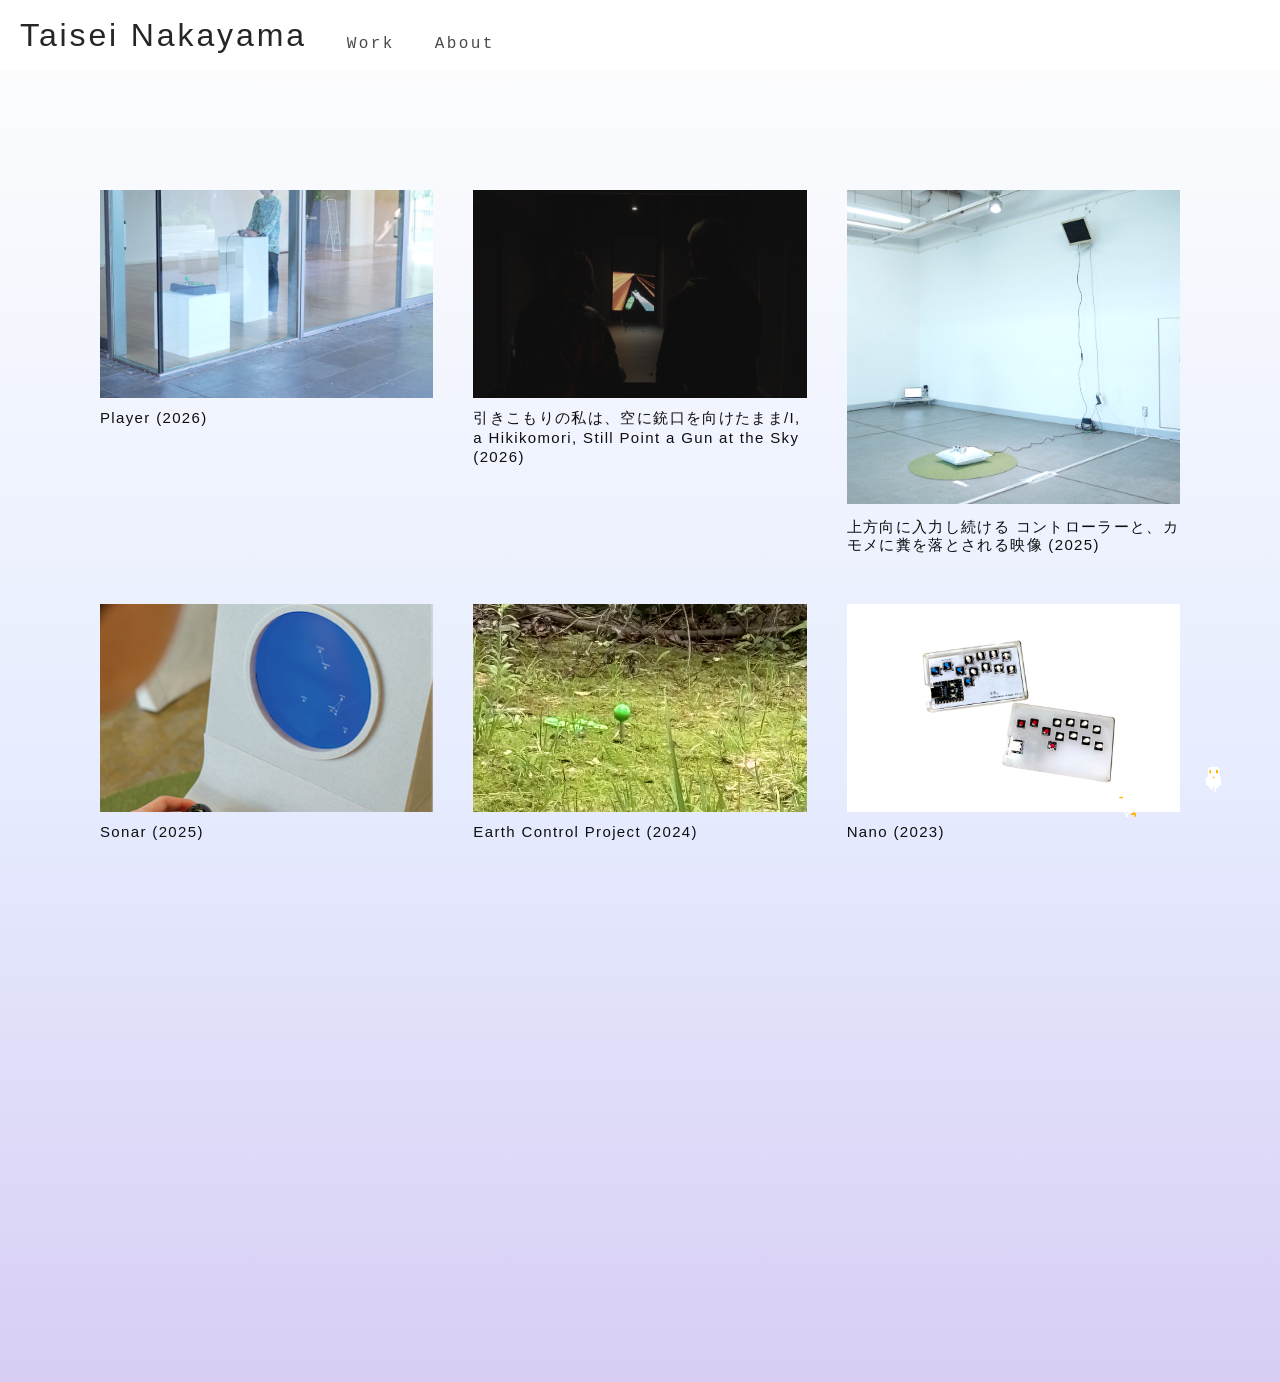
<file: docs/index.html>
<!DOCTYPE html>
<html lang="ja">

<head>
  <meta charset="UTF-8">
  <meta name="viewport" content="width=device-width, initial-scale=1">
  <title>poponoki</title>
  <link rel="stylesheet" href="style.css">
</head>

<body class="home-page">
  <nav id="nav">
    <h1 id="site-name"><a href="index.html">Taisei Nakayama</a></h1>
    <div id="ascii-container"></div>
  </nav>

  <ul class="work-list" id="works-section">
    <li id="work-item-7" class="work-item">
      <a class="available" href="works/work7/Prayer.html">
        <img src="images/samune/prayer-samune.png" alt="Prayer Thumbnail" class="work-thumbnail">
        <span class="work-title">Player (2026)</span>
      </a>
    </li>
    <li id="work-item-5" class="work-item">
      <a class="available" href="works/work5/Hikikomori.html">
        <img src="images/samune/hikikomori-samune.png" alt="Hikikomori Thumbnail" class="work-thumbnail">
        <span class="work-title">引きこもりの私は、空に銃口を向けたまま/I, a Hikikomori, Still Point a Gun at the Sky (2026)</span>
      </a>

    </li>
    <li id="work-item-6" class="work-item">
      <a class="available" href="works/work6/kamome.html">
        <img src="images/samune/kamome-samune.png" alt="kamome Thumbnail" class="work-thumbnail">
        <span class="work-title">上方向に入力し続ける コントローラーと、カモメに糞を落とされる映像 (2025)</span>
      </a>
    </li>
    <li id="work-item-4" class="work-item">
      <a class="available" href="works/work3/Sonar.html">
        <img src="images/samune/sonar-samune.png" alt="Sonar Thumbnail" class="work-thumbnail">
        <span class="work-title">Sonar (2025)</span>
      </a>
    </li>
    <li id="work-item-3" class="work-item">
      <a class="available" href="works/work2/EarthControlProject.html">
        <img src="images/samune/earth-control-samune.png" alt="Earth Control Project Thumbnail" class="work-thumbnail">
        <span class="work-title">Earth Control Project (2024)</span>
      </a>
    </li>
    <li id="work-item-1" class="work-item">
      <a class="available" href="works/work1/Namo.html">
        <img src="images/samune/nano-samune.png" alt="Nano Thumbnail" class="work-thumbnail">
        <span class="work-title">Nano (2023)</span>
      </a>
    </li>
  </ul>

  <div class="about-section-wrapper">
    <h2 class="section-title" id="about-section"></h2>
  </div>

  <img src="images/stan-export.gif" alt="piyopiyo.gif" class="section-image">

  <script src="interaction.js"></script>
</body>

</html>
</file>
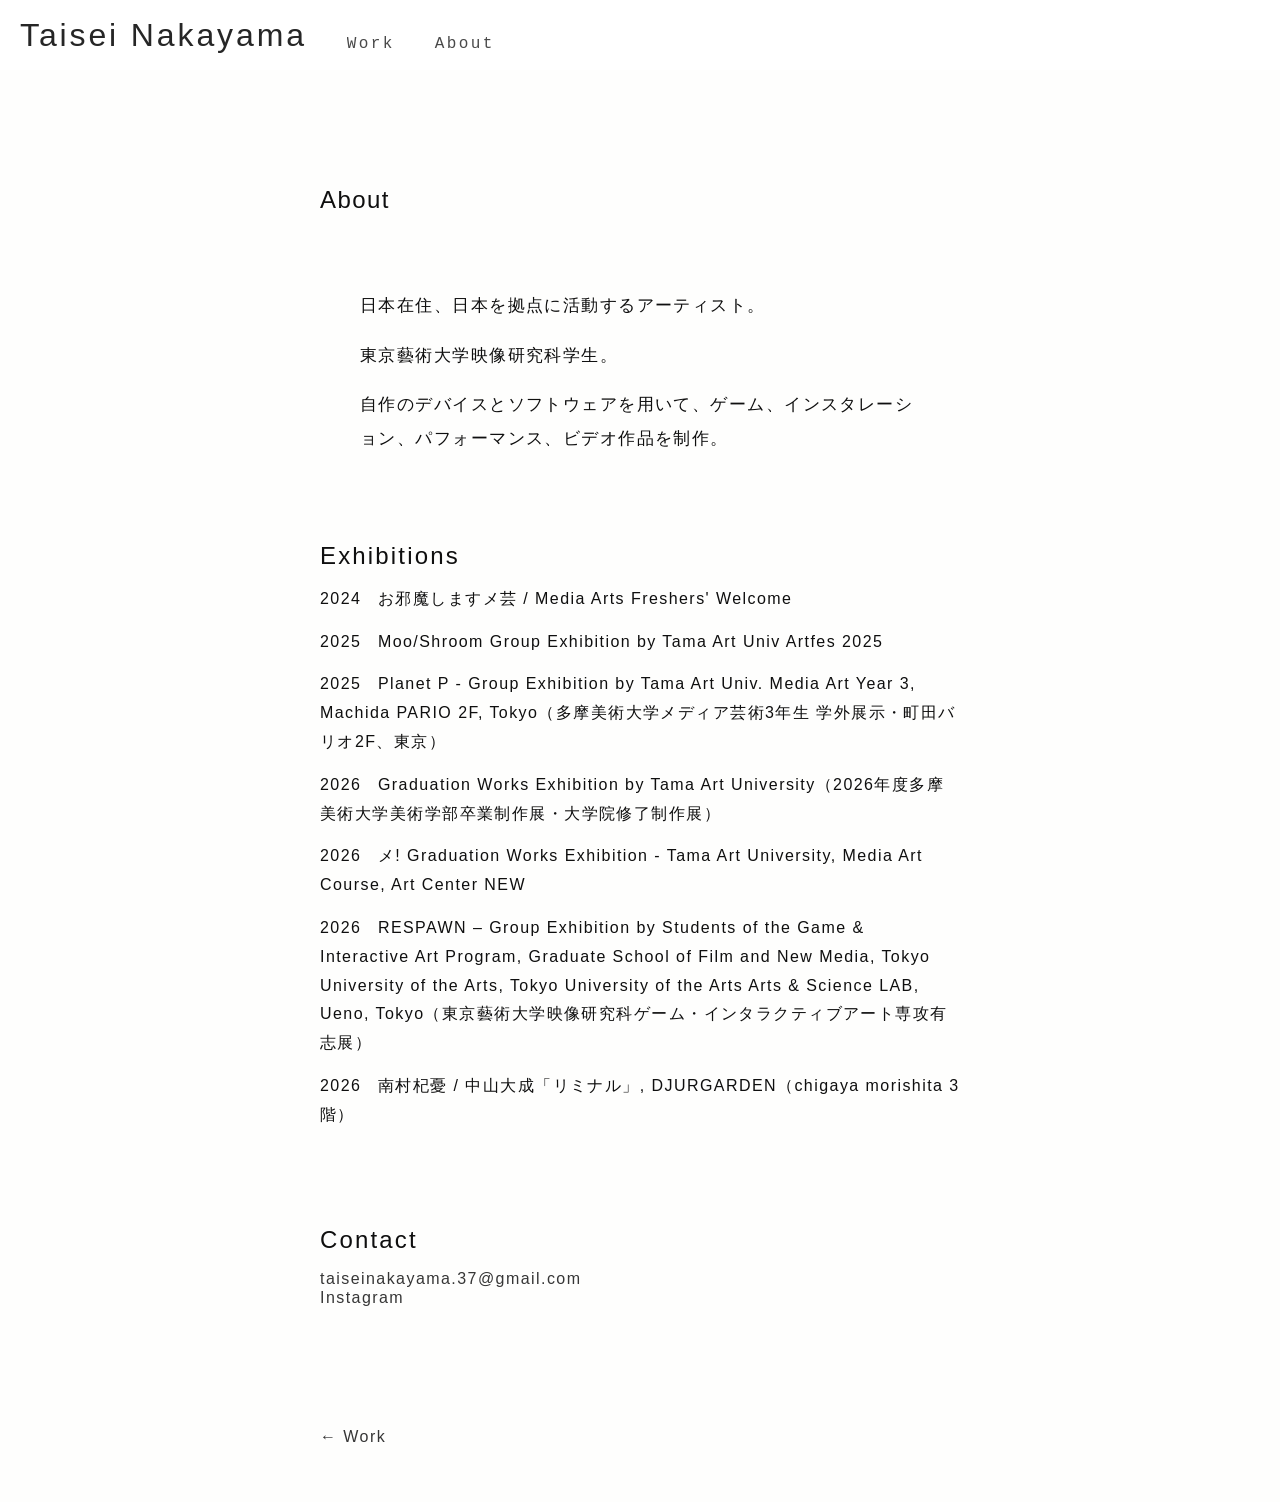
<file: about me.html>
<!DOCTYPE html>
<html lang="ja">

<head>
  <meta charset="UTF-8">
  <meta name="viewport" content="width=device-width, initial-scale=1">
  <title>About - Taisei Nakayama</title>
  <link rel="stylesheet" href="style.css">
</head>

<body class="about-page">
  <nav id="nav">
    <h1 id="site-name"><a href="index.html">Taisei Nakayama</a></h1>
    <div id="ascii-container"></div>
  </nav>

  <main class="about-content">
    <p class="about-lead">About</p>

    <div class="about-profile">
      <p>日本在住、日本を拠点に活動するアーティスト。</p>
      <p>東京藝術大学映像研究科学生。</p>
      <p>自作のデバイスとソフトウェアを用いて、ゲーム、インスタレーション、パフォーマンス、ビデオ作品を制作。</p>
    </div>

    <section class="about-exhibitions" aria-labelledby="exhibitions-title">
      <h2 id="exhibitions-title" class="section-title">Exhibitions</h2>
      <ul class="exhibitions-list">
        <li><span class="exhibition-year">2024</span> お邪魔しますメ芸 / Media Arts Freshers' Welcome</li>
        <li><span class="exhibition-year">2025</span> Moo/Shroom Group Exhibition by Tama Art Univ Artfes 2025</li>
        <li><span class="exhibition-year">2025</span> Planet P - Group Exhibition by Tama Art Univ. Media Art Year 3,
          Machida PARIO 2F, Tokyo（多摩美術大学メディア芸術3年生 学外展示・町田バリオ2F、東京）</li>
        <li><span class="exhibition-year">2026</span> Graduation Works Exhibition by Tama Art
          University（2026年度多摩美術大学美術学部卒業制作展・大学院修了制作展）</li>
        <li><span class="exhibition-year">2026</span> メ! Graduation Works Exhibition - Tama Art University, Media Art
          Course, Art Center NEW</li>
        <li><span class="exhibition-year">2026</span> RESPAWN – Group Exhibition by Students of the Game & Interactive
          Art Program, Graduate School of Film and New Media, Tokyo University of the Arts, Tokyo University of the Arts
          Arts & Science LAB, Ueno, Tokyo（東京藝術大学映像研究科ゲーム・インタラクティブアート専攻有志展）</li>
        <li><span class="exhibition-year">2026</span> 南村杞憂 / 中山大成「リミナル」, DJURGARDEN（chigaya
          morishita 3階）</li>
      </ul>
    </section>

    <section class="about-contact" aria-labelledby="contact-title">
      <h2 id="contact-title" class="section-title">Contact</h2>
      <p>
        <a href="mailto:taiseinakayama.37@gmail.com">taiseinakayama.37@gmail.com</a>
      </p>
      <p>
        <a href="https://www.instagram.com/taiseinananak/" target="_blank" rel="noopener noreferrer">
          Instagram
        </a>
      </p>
    </section>

    <p class="about-back"><a href="index.html">← Work</a></p>
  </main>

  <script src="interaction.js"></script>
</body>

</html>
</file>
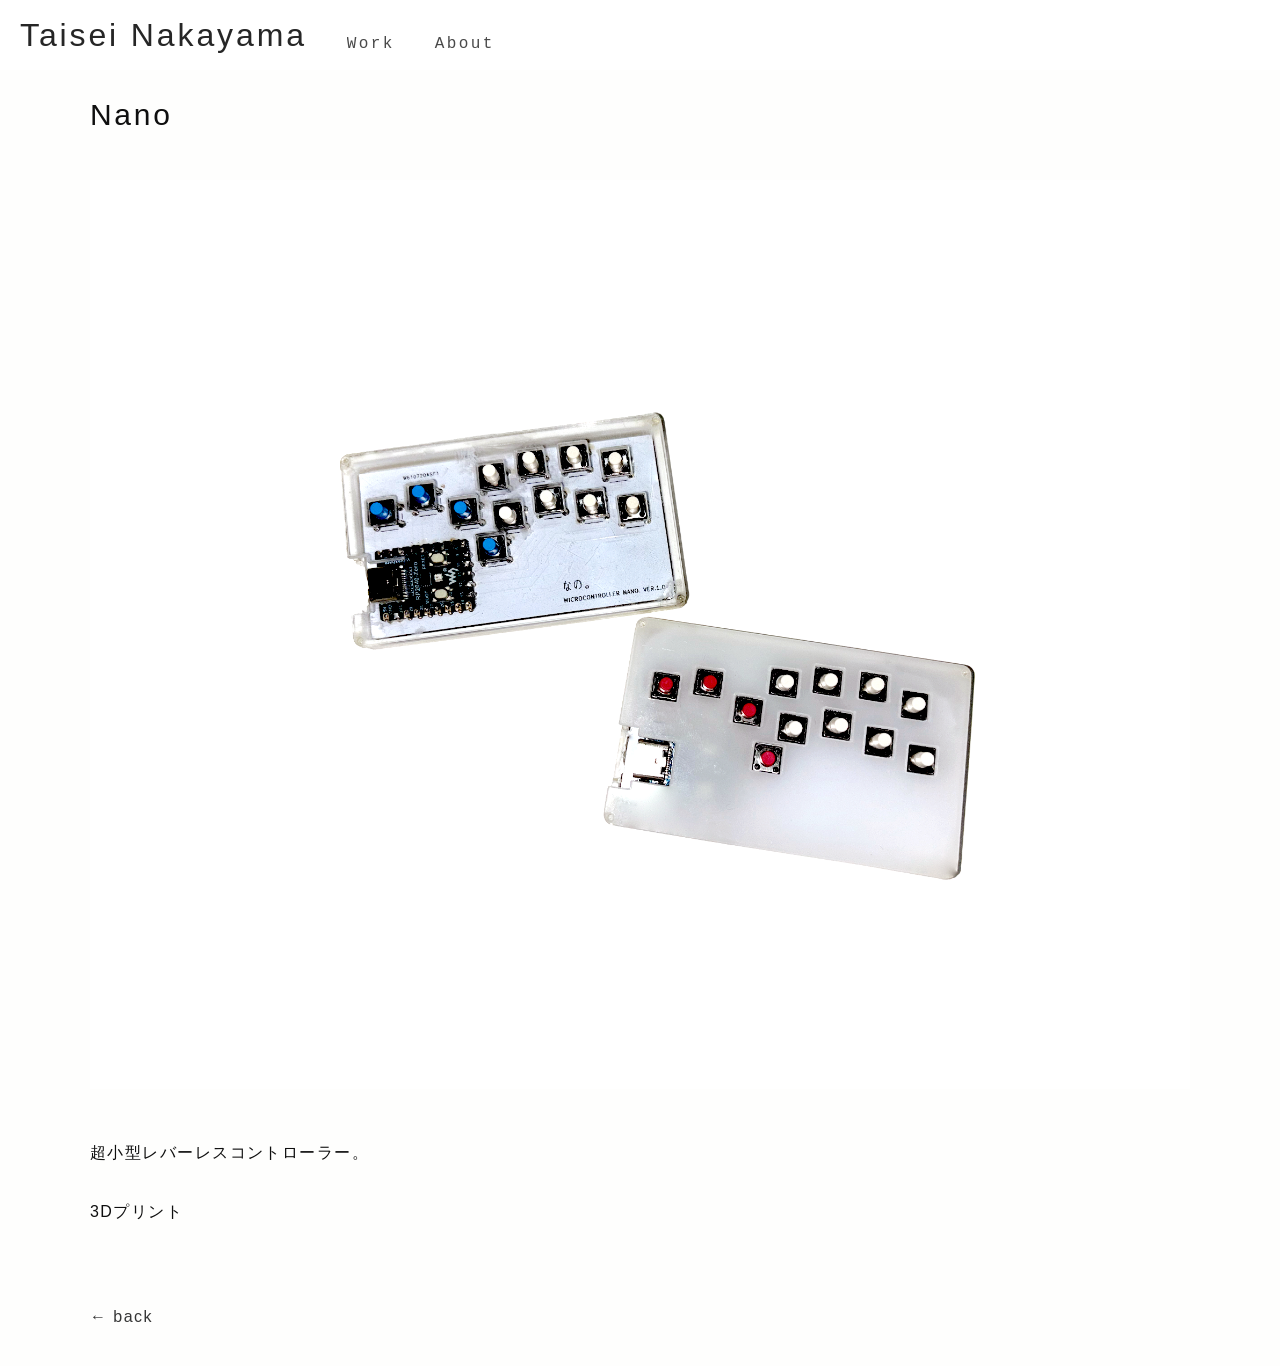
<file: docs/works/work1/Namo.html>
<!DOCTYPE html>
<html lang="ja">

<head>
    <meta charset="UTF-8">
    <title>Nano - Taisei Nakayama</title>
    <link rel="stylesheet" href="../../style.css">
</head>

<body class="work-page">
    <nav id="nav">
        <h1 id="site-name"><a href="../../index.html">Taisei Nakayama</a></h1>
        <div id="ascii-container"></div>
    </nav>
    <main class="work-content">
        <h1>Nano</h1>
        <div class="work-media">
            <img src="../../images/samune/nano-samune.png" alt="Nano">
        </div>
        <p class="work-description">超小型レバーレスコントローラー。</p>
        <ul class="work-meta">
            <li>3Dプリント</li>
        </ul>
        <p class="work-back"><a href="../../index.html">← back</a></p>
    </main>
    <script src="../../interaction.js"></script>
</body>

</html>
</file>
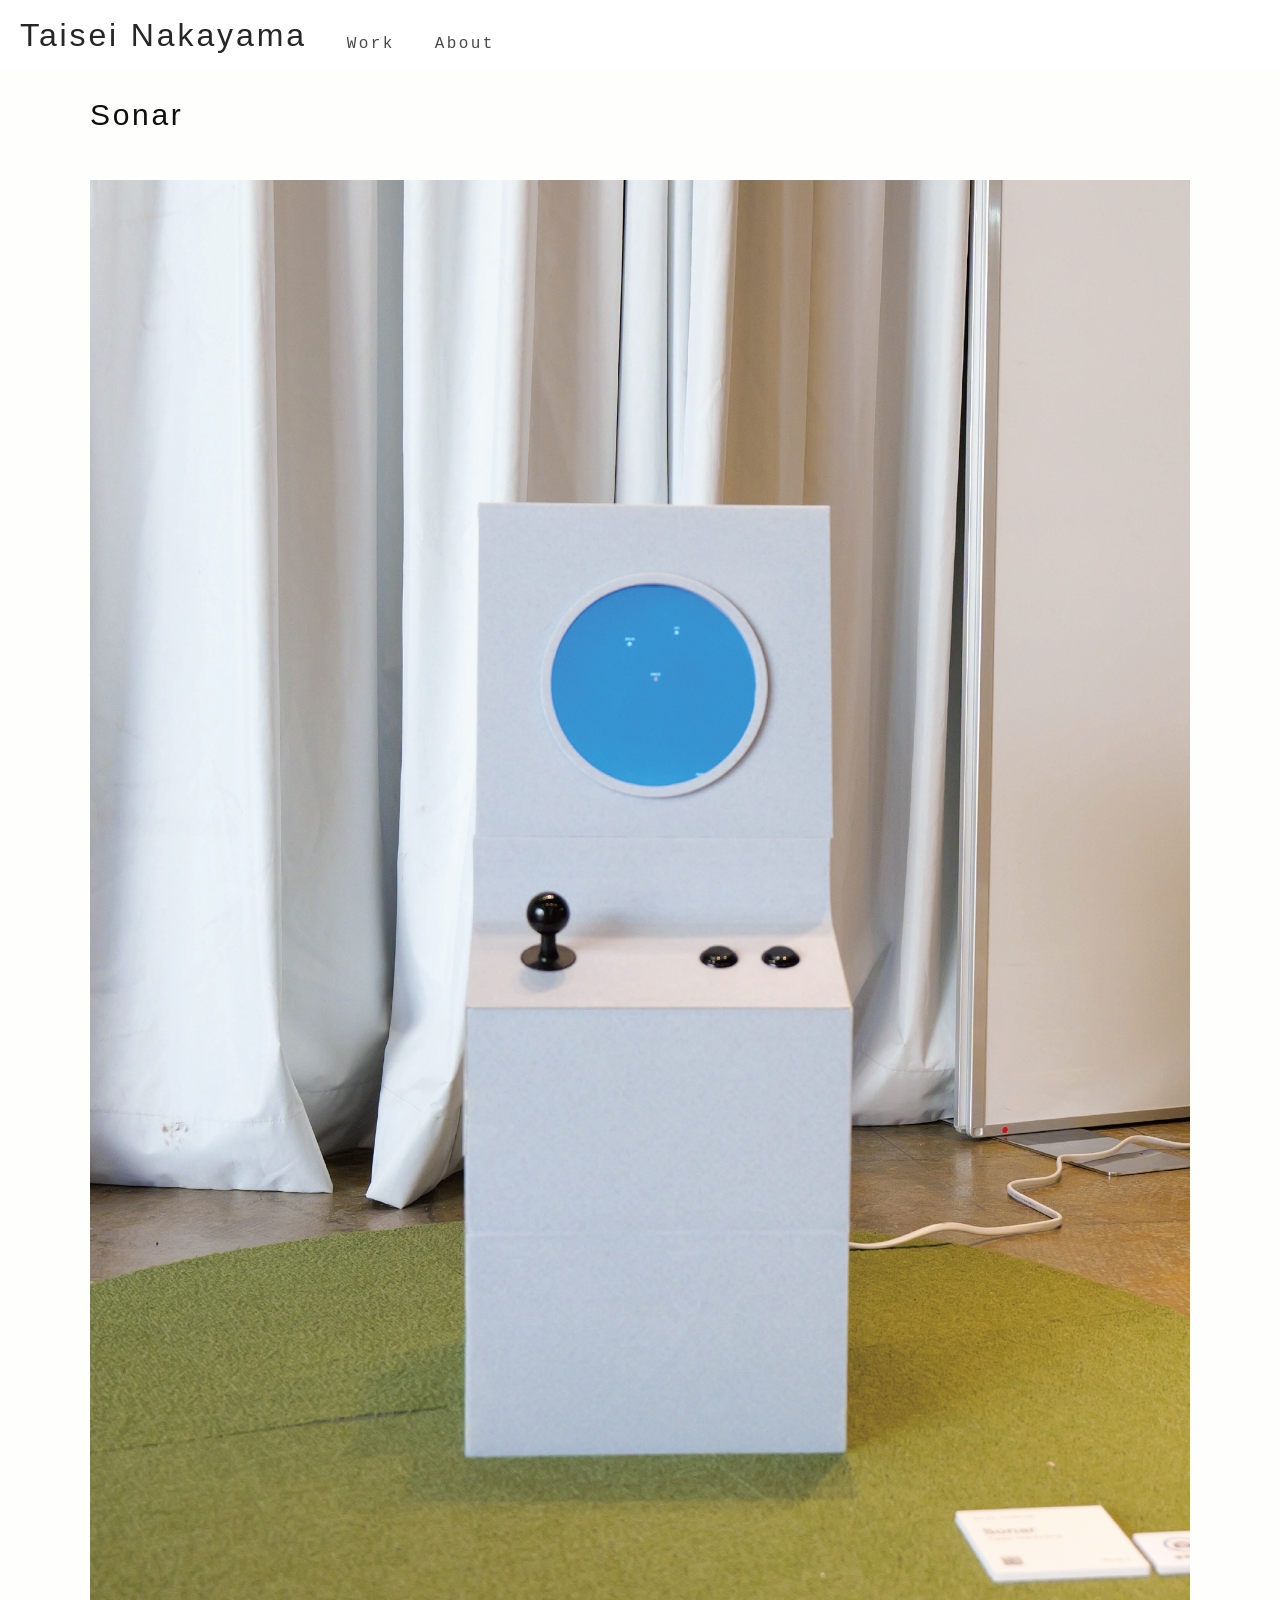
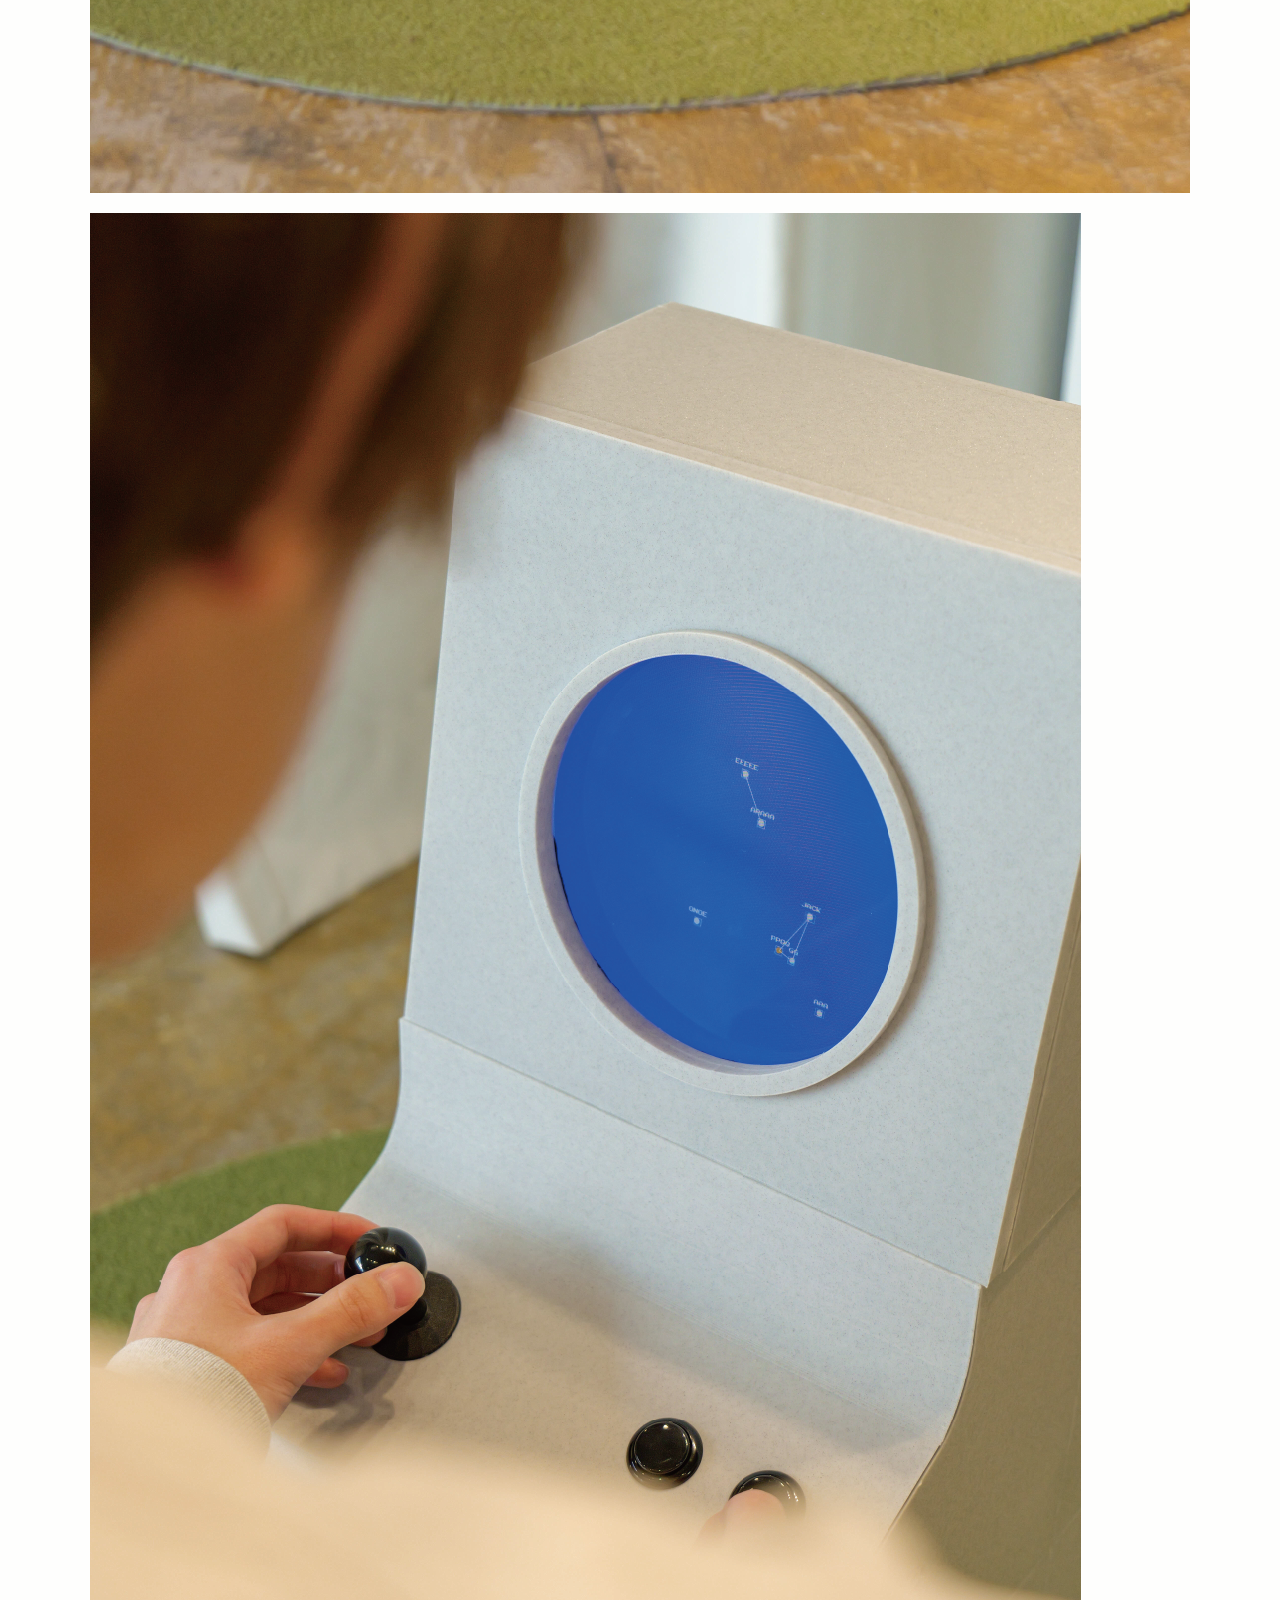
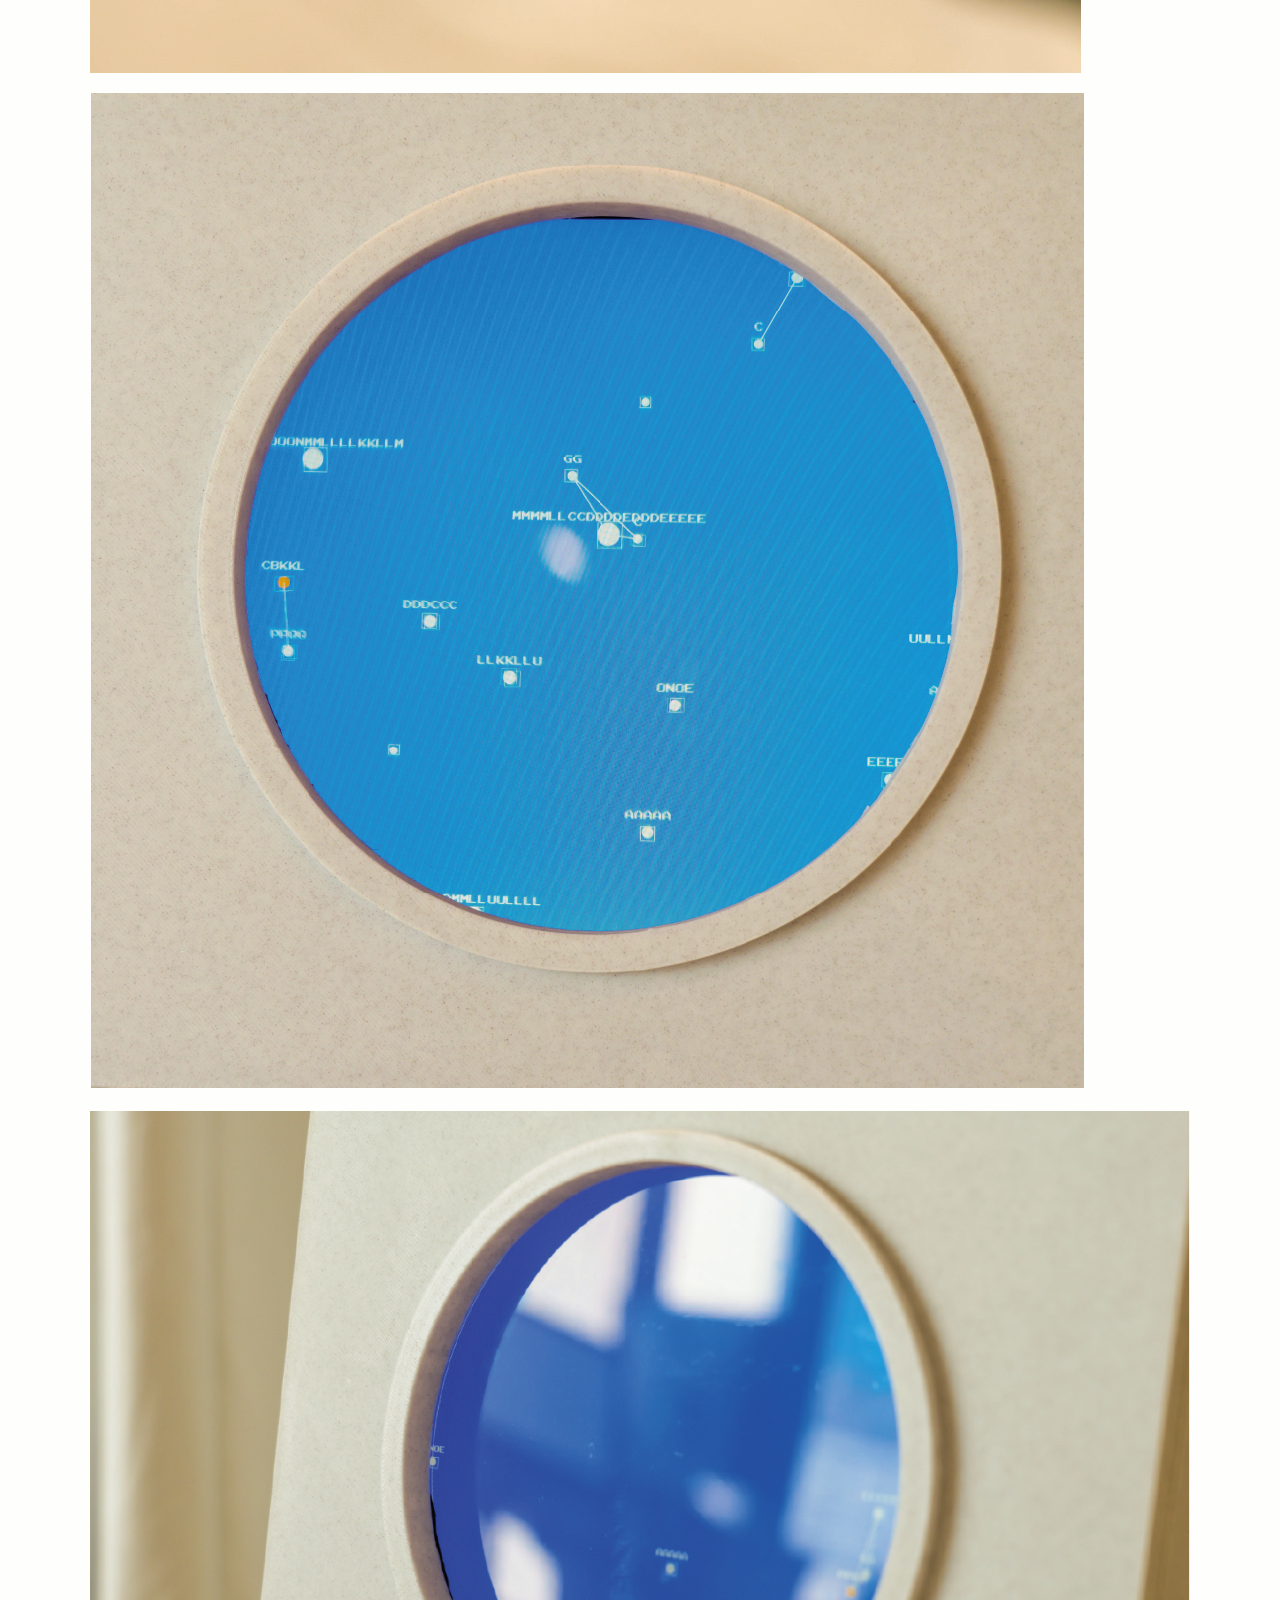
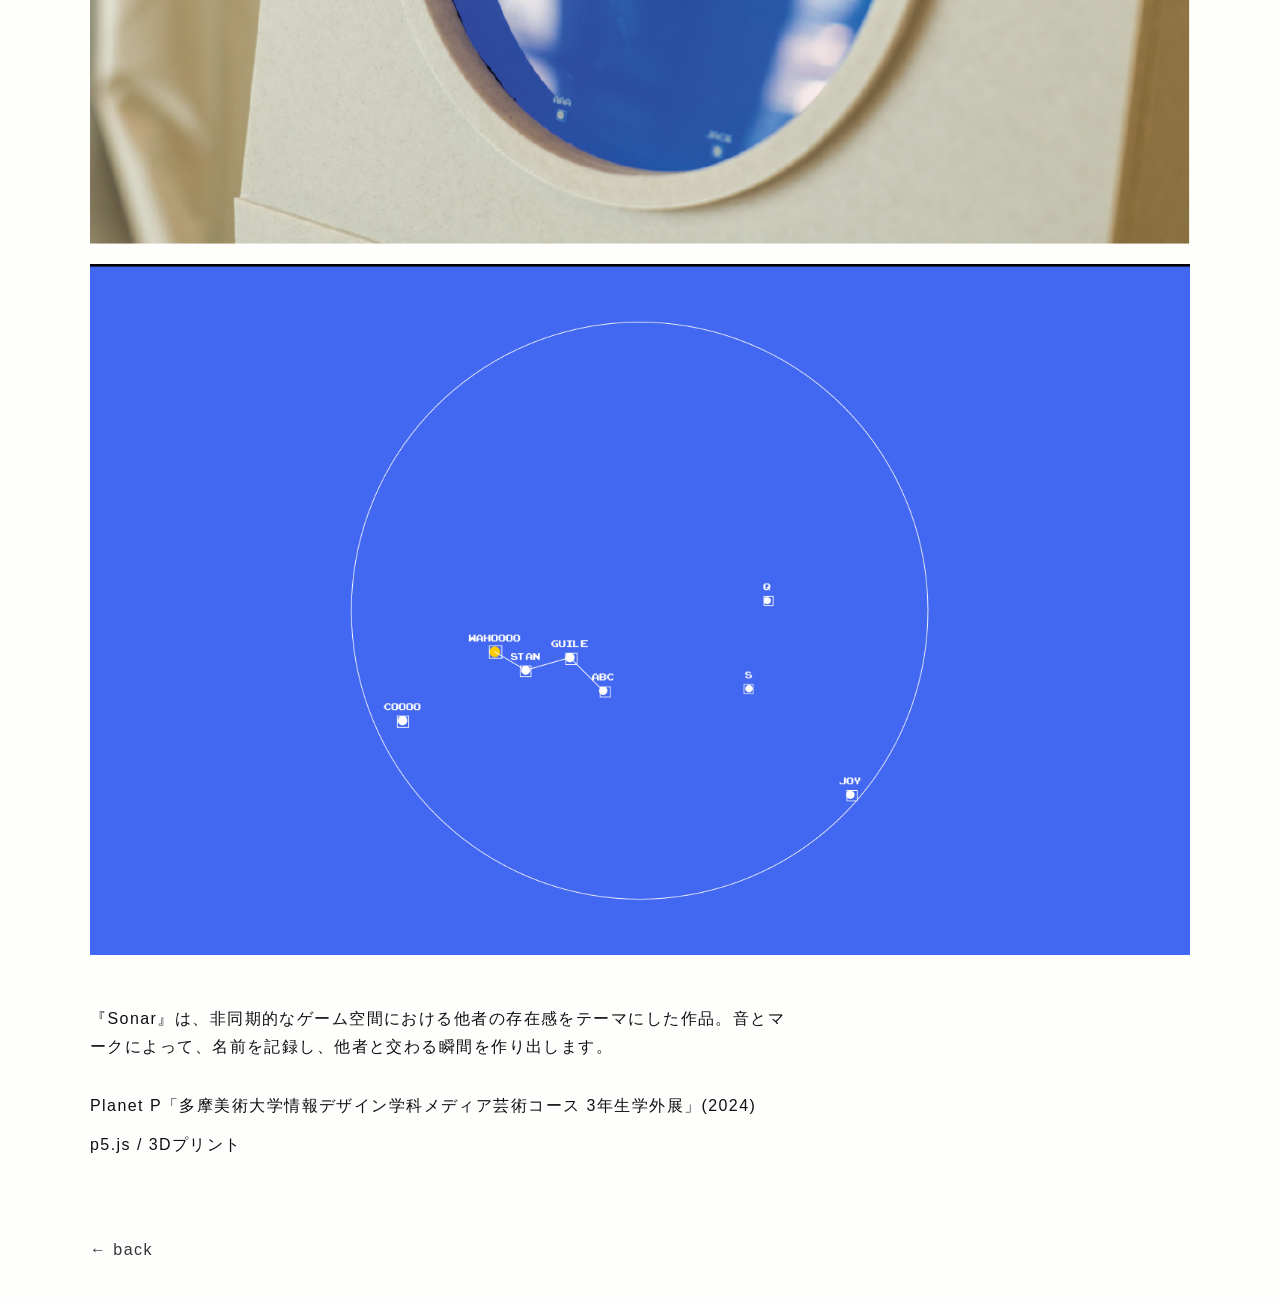
<file: docs/works/work3/Sonar.html>
<!DOCTYPE html>
<html lang="ja">

<head>
    <meta charset="UTF-8">
    <title>Sonar - Taisei Nakayama</title>
    <style>
        body {
            background-color: #ffffff;
            color: #000;
            font-family: Georgia, serif;
            padding: 40px;
        }

        h1 {
            font-family: Arial, "游ゴシック", YuGothic, "ヒラギノ角ゴ ProN W3", "Hiragino Kaku Gothic ProN", "メイリオ", Meiryo, sans-serif;
            font-size: 2.5em;
            color: #000000;
            margin-bottom: 10px;
        }

        em {
            font-style: normal;
            color: #444;
        }

        ul {
            list-style-type: none;
            padding: 0;
        }

        li {
            margin-bottom: 10px;
        }

        a {
            text-decoration: none;
        }

        .coming-soon {
            color: #0033cc;
            font-style: italic;
        }

        .available {
            color: #0033cc;
        }

        .highlight-red {
            color: red;
        }

        .icon {
            margin-right: 5px;
        }
    </style>
    <link rel="stylesheet" href="../../style.css">
</head>

<body class="work-page">
    <nav id="nav">
        <h1 id="site-name"><a href="../../index.html">Taisei Nakayama</a></h1>
        <div id="ascii-container"></div>
    </nav>
    <main class="work-content">
        <h1>Sonar</h1>
        <div class="work-media">
            <img src="../../images/Sonar/sonar2.png" alt="Sonar preview" width="400">
            <img src="../../images/Sonar/sonar3.png" alt="Sonar preview" width="400">
            <img src="../../images/Sonar/sonar1.png" alt="Sonar preview" width="400">
            <img src="../../images/Sonar/sonar4.png" alt="Sonar preview" width="400">
            <img src="../../images/Sonar/sonar5.png" alt="Sonar preview" width="400">
        </div>
        <p class="work-description">『Sonar』は、非同期的なゲーム空間における他者の存在感をテーマにした作品。音とマークによって、名前を記録し、他者と交わる瞬間を作り出します。</p>
        <ul class="work-meta">
            <li>Planet P「多摩美術大学情報デザイン学科メディア芸術コース 3年生学外展」(2024)</li>
            <li>p5.js / 3Dプリント</li>
        </ul>
        <p class="work-back"><a href="../../index.html">← back</a></p>
    </main>
    <script src="../../interaction.js"></script>
</body>

</html>
</file>
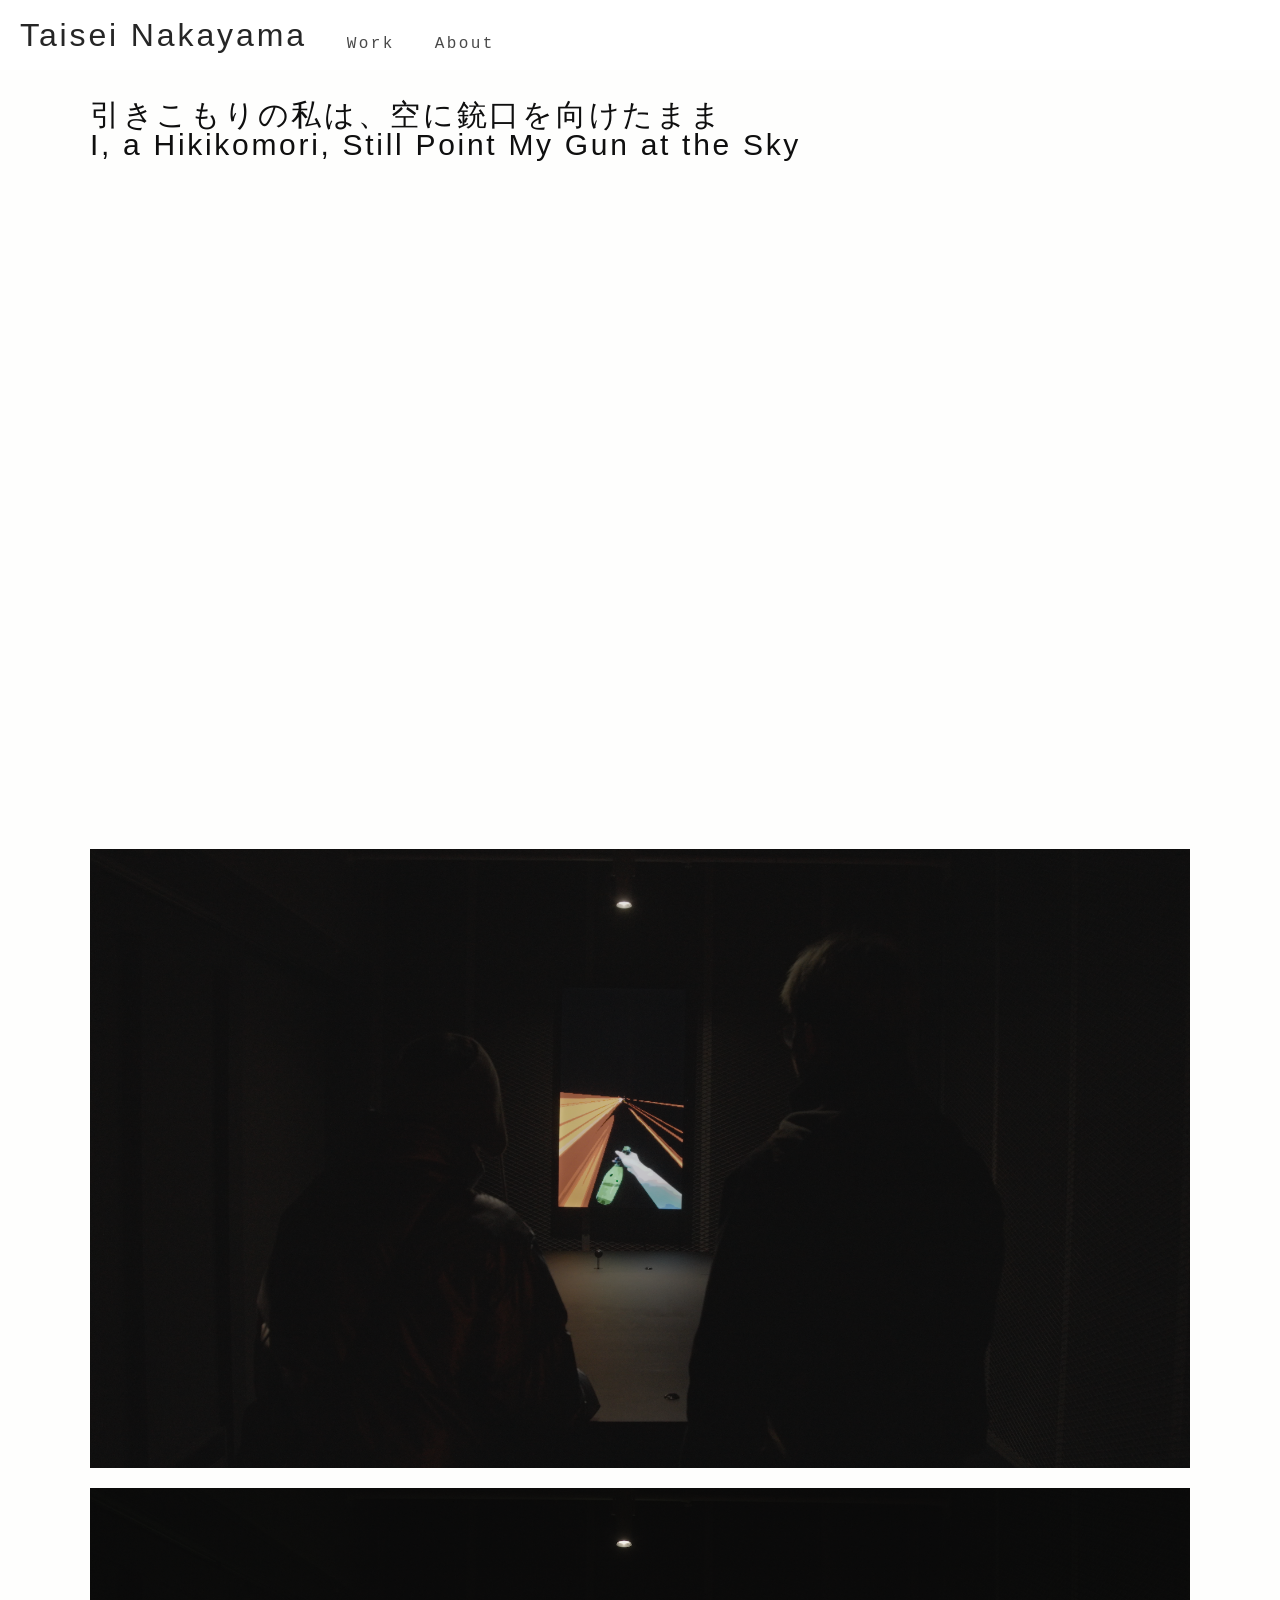
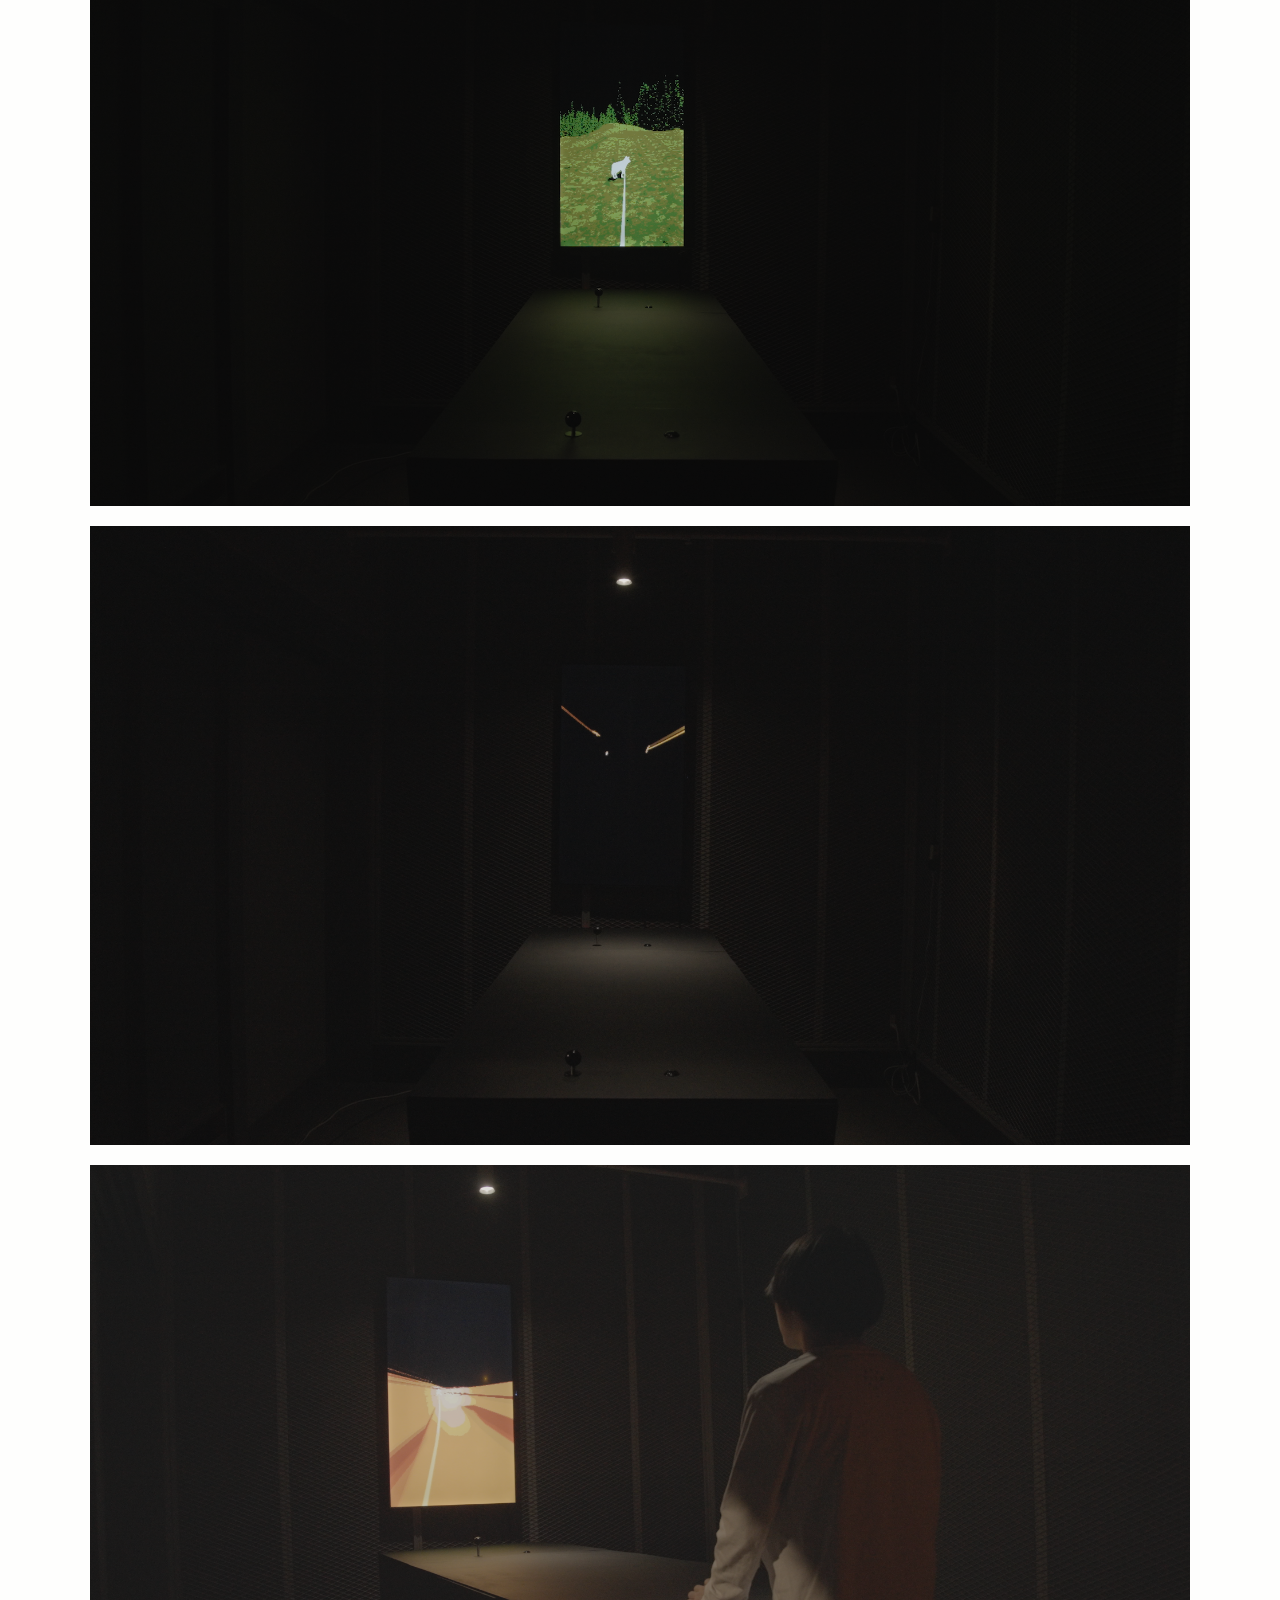
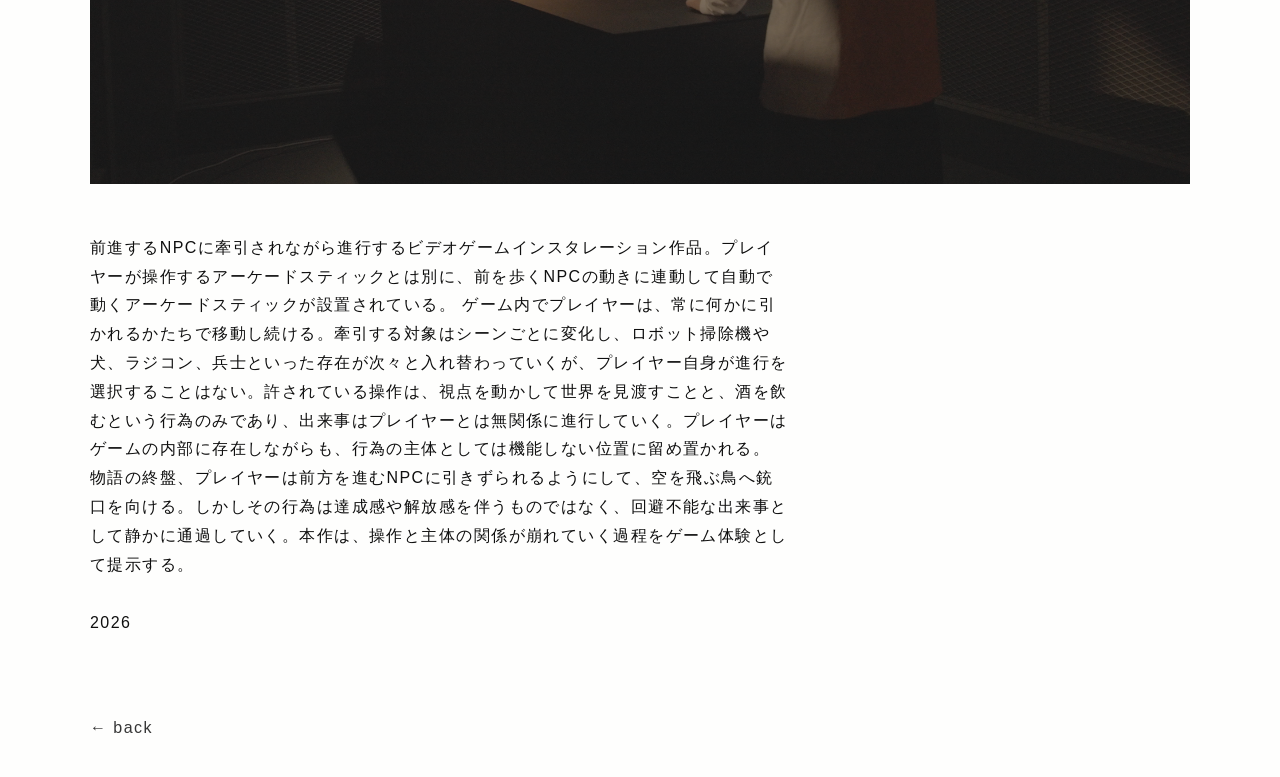
<file: docs/works/work5/Hikikomori.html>
<!DOCTYPE html>
<html lang="ja">

<head>
  <meta charset="UTF-8">
  <meta name="viewport" content="width=device-width, initial-scale=1">
  <title>引きこもりの私は、空に銃口を向けたまま - Taisei Nakayama</title>
  <link rel="stylesheet" href="../../style.css">
</head>

<body class="work-page">
  <nav id="nav">
    <h1 id="site-name"><a href="../../index.html">Taisei Nakayama</a></h1>
    <div id="ascii-container"></div>
  </nav>
  <main class="work-content">
    <h1>引きこもりの私は、空に銃口を向けたまま
      <br> I, a Hikikomori, Still Point My Gun at the Sky
    </h1>
    <div class="work-media">
      <div class="work-video-embed">
        <iframe src="https://www.youtube-nocookie.com/embed/ddLX8pDt16w" title="引きこもりの私は、空に銃口を向けたまま" loading="lazy"
          allow="accelerometer; autoplay; clipboard-write; encrypted-media; gyroscope; picture-in-picture"
          referrerpolicy="strict-origin-when-cross-origin" allowfullscreen></iframe>
      </div>
      <img src="../../images/hikikomori/hikokomori1.png" alt="引きこもりの私は、空に銃口を向けたまま">
      <img src="../../images/hikikomori/hikokomori2.png" alt="引きこもりの私は、空に銃口を向けたまま">
      <img src="../../images/hikikomori/hikokomori3.png" alt="引きこもりの私は、空に銃口を向けたまま">
      <img src="../../images/hikikomori/hikokomori4.png" alt="引きこもりの私は、空に銃口を向けたまま">
    </div>
    <p class="work-description">


      前進するNPCに牽引されながら進行するビデオゲームインスタレーション作品。プレイヤーが操作するアーケードスティックとは別に、前を歩くNPCの動きに連動して自動で動くアーケードスティックが設置されている。
      ゲーム内でプレイヤーは、常に何かに引かれるかたちで移動し続ける。牽引する対象はシーンごとに変化し、ロボット掃除機や犬、ラジコン、兵士といった存在が次々と入れ替わっていくが、プレイヤー自身が進行を選択することはない。許されている操作は、視点を動かして世界を見渡すことと、酒を飲むという行為のみであり、出来事はプレイヤーとは無関係に進行していく。プレイヤーはゲームの内部に存在しながらも、行為の主体としては機能しない位置に留め置かれる。
      物語の終盤、プレイヤーは前方を進むNPCに引きずられるようにして、空を飛ぶ鳥へ銃口を向ける。しかしその行為は達成感や解放感を伴うものではなく、回避不能な出来事として静かに通過していく。本作は、操作と主体の関係が崩れていく過程をゲーム体験として提示する。
    </p>
    <ul class="work-meta">
      <li>2026</li>
    </ul>
    <p class="work-back"><a href="../../index.html">← back</a></p>
  </main>
  <script src="../../interaction.js"></script>
</body>

</html>
</file>
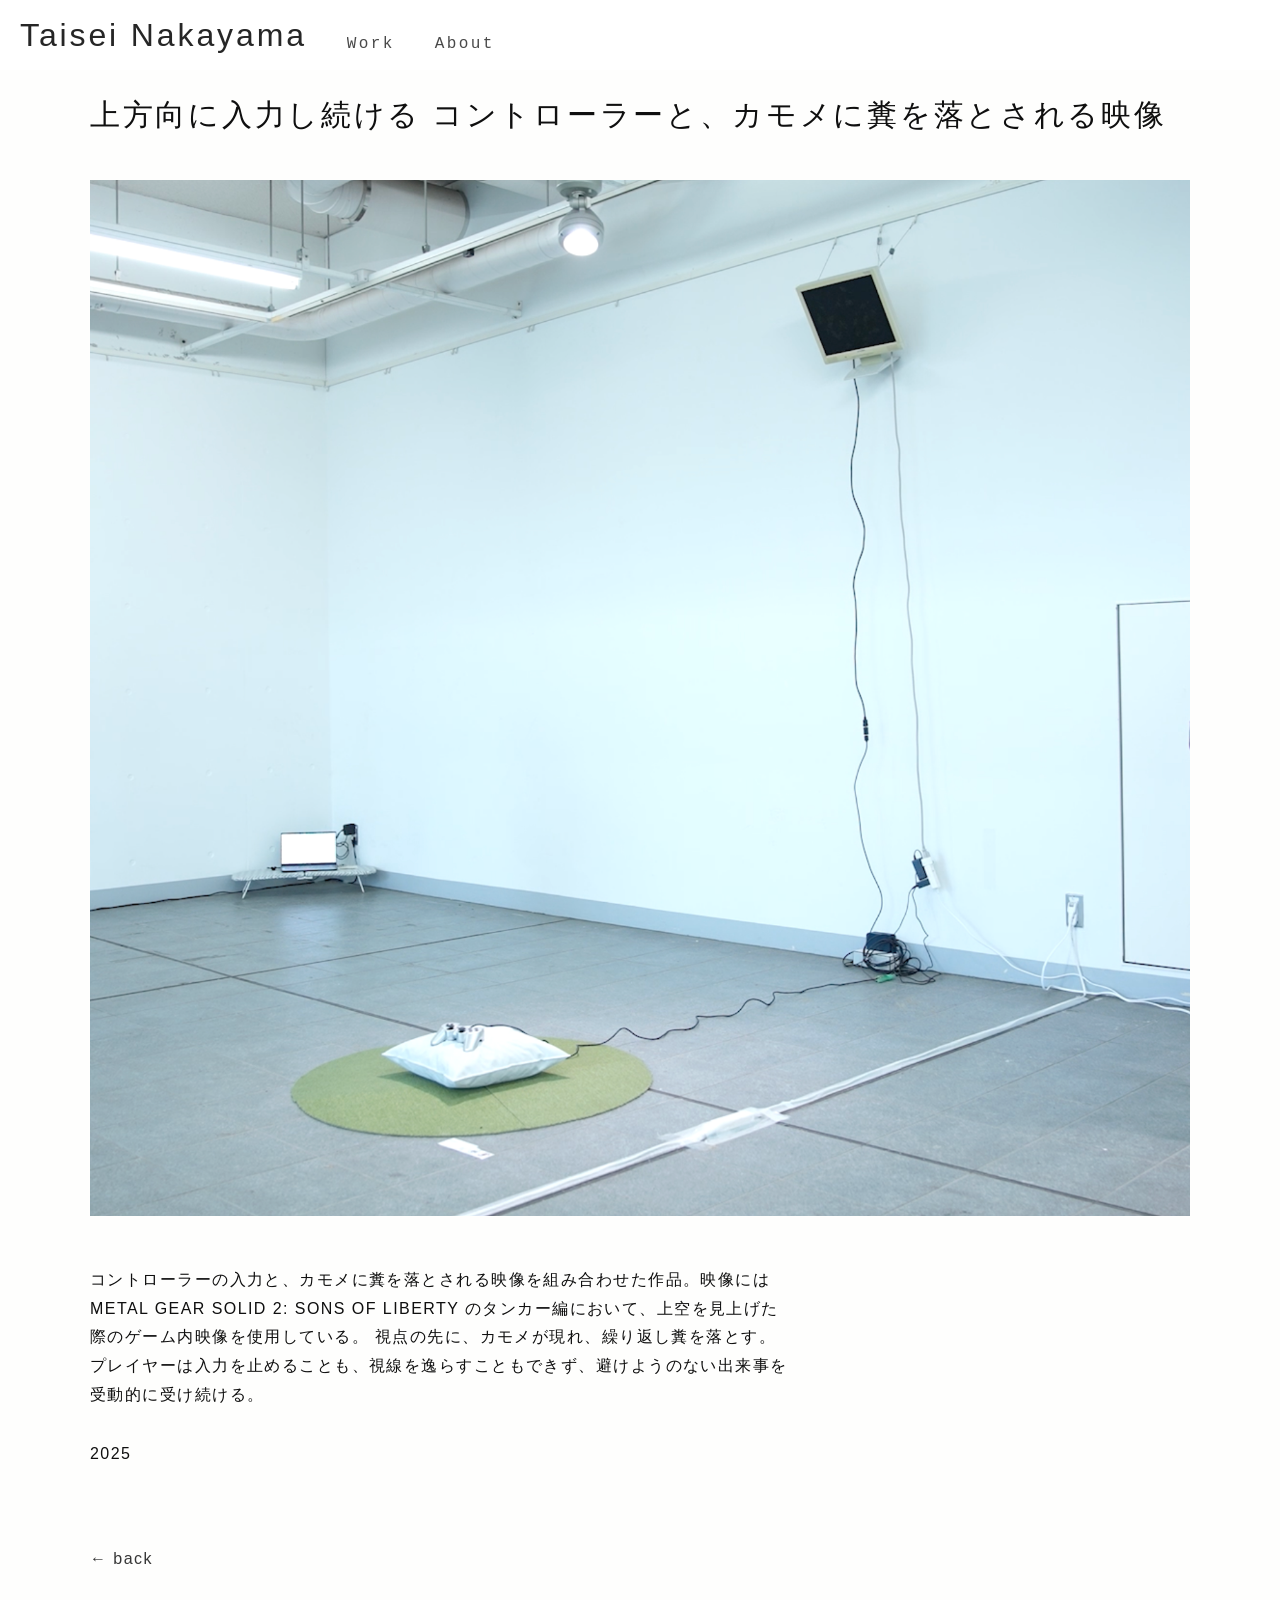
<file: docs/works/work6/kamome.html>
<!DOCTYPE html>
<html lang="ja">

<head>
  <meta charset="UTF-8">
  <meta name="viewport" content="width=device-width, initial-scale=1">
  <title>上方向に入力し続ける コントローラーと、カモメに糞を落とされる映像 - Taisei Nakayama</title>
  <link rel="stylesheet" href="../../style.css">
</head>

<body class="work-page">
  <nav id="nav">
    <h1 id="site-name"><a href="../../index.html">Taisei Nakayama</a></h1>
    <div id="ascii-container"></div>
  </nav>
  <main class="work-content">
    <h1>上方向に入力し続ける コントローラーと、カモメに糞を落とされる映像</h1>
    <div class="work-media">
      <img src="../../images/kamome/kamome1.png" alt="カモメ作品">
    </div>
    <p class="work-description">
      コントローラーの入力と、カモメに糞を落とされる映像を組み合わせた作品。映像には METAL GEAR SOLID 2: SONS OF LIBERTY のタンカー編において、上空を見上げた際のゲーム内映像を使用している。
      視点の先に、カモメが現れ、繰り返し糞を落とす。プレイヤーは入力を止めることも、視線を逸らすこともできず、避けようのない出来事を受動的に受け続ける。
    </p>
    <ul class="work-meta">
      <li>2025</li>
    </ul>
    <p class="work-back"><a href="../../index.html">← back</a></p>
  </main>
  <script src="../../interaction.js"></script>
</body>

</html>
</file>
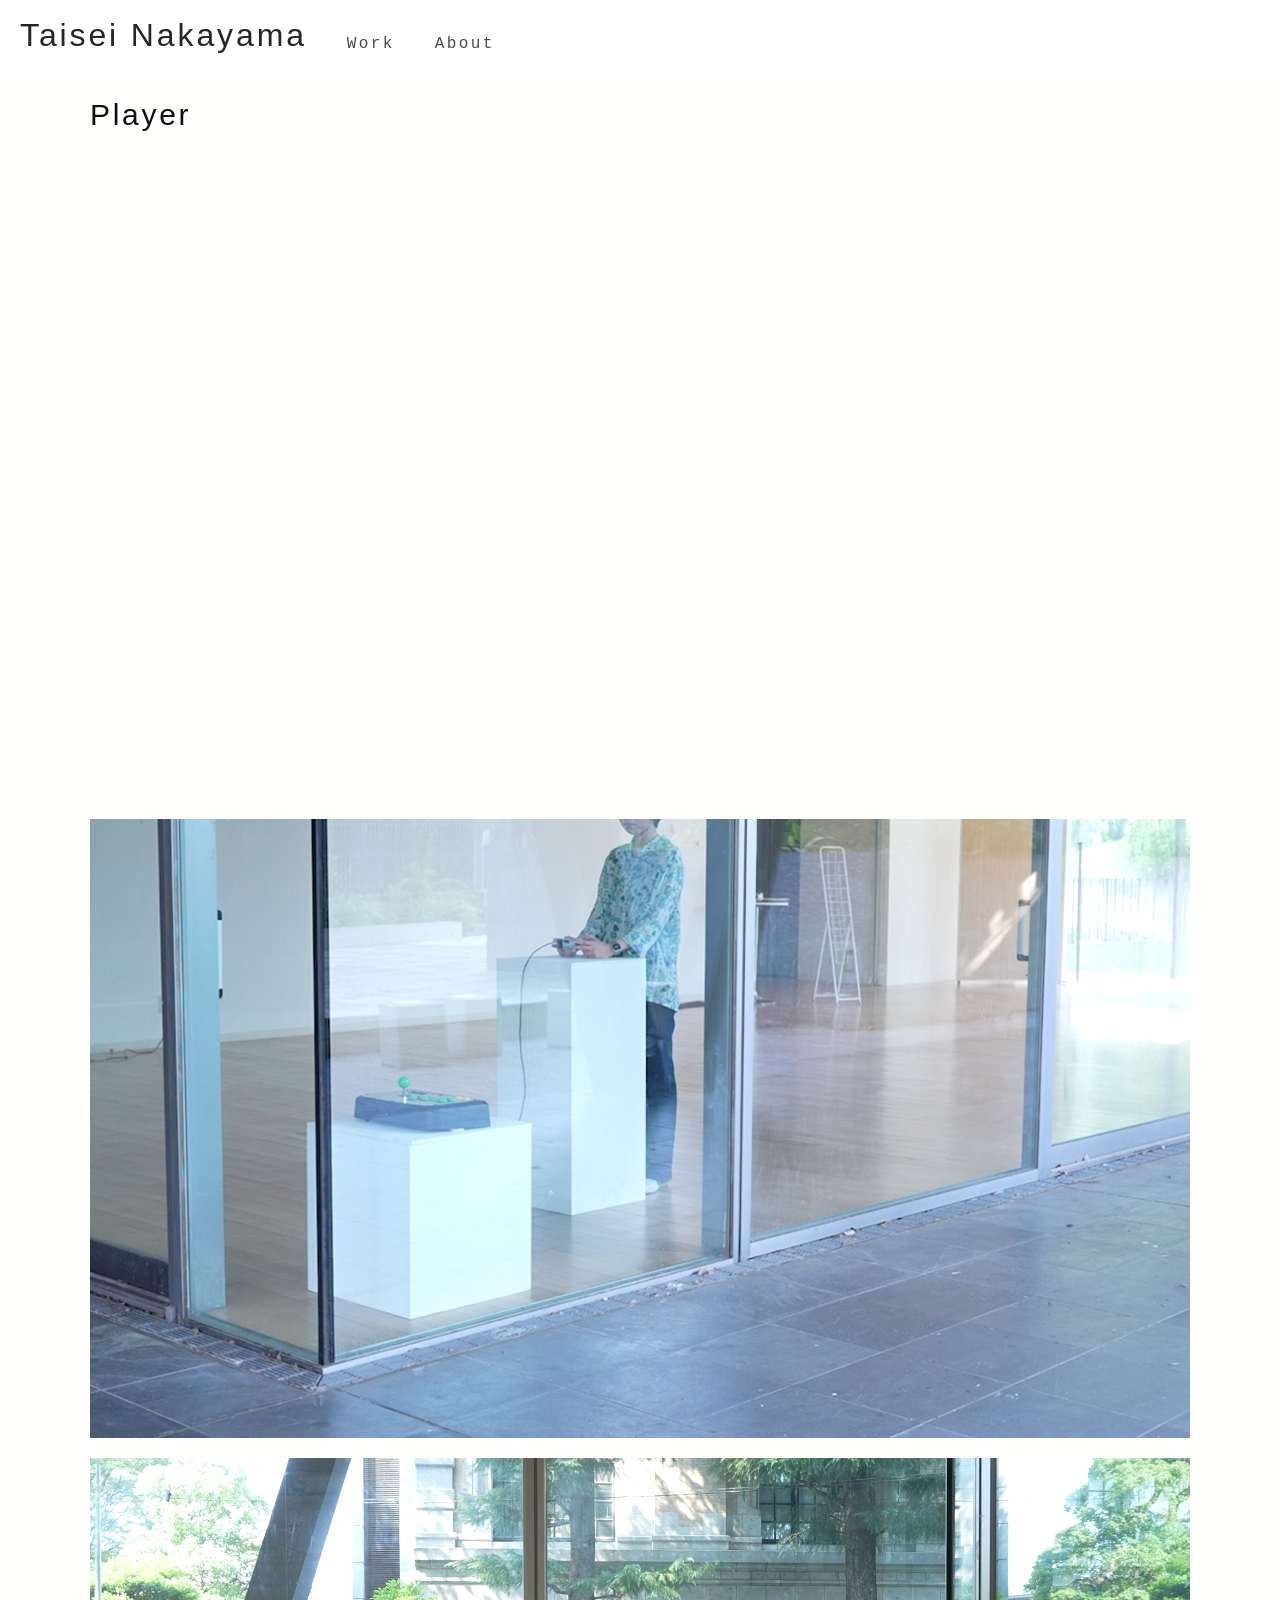
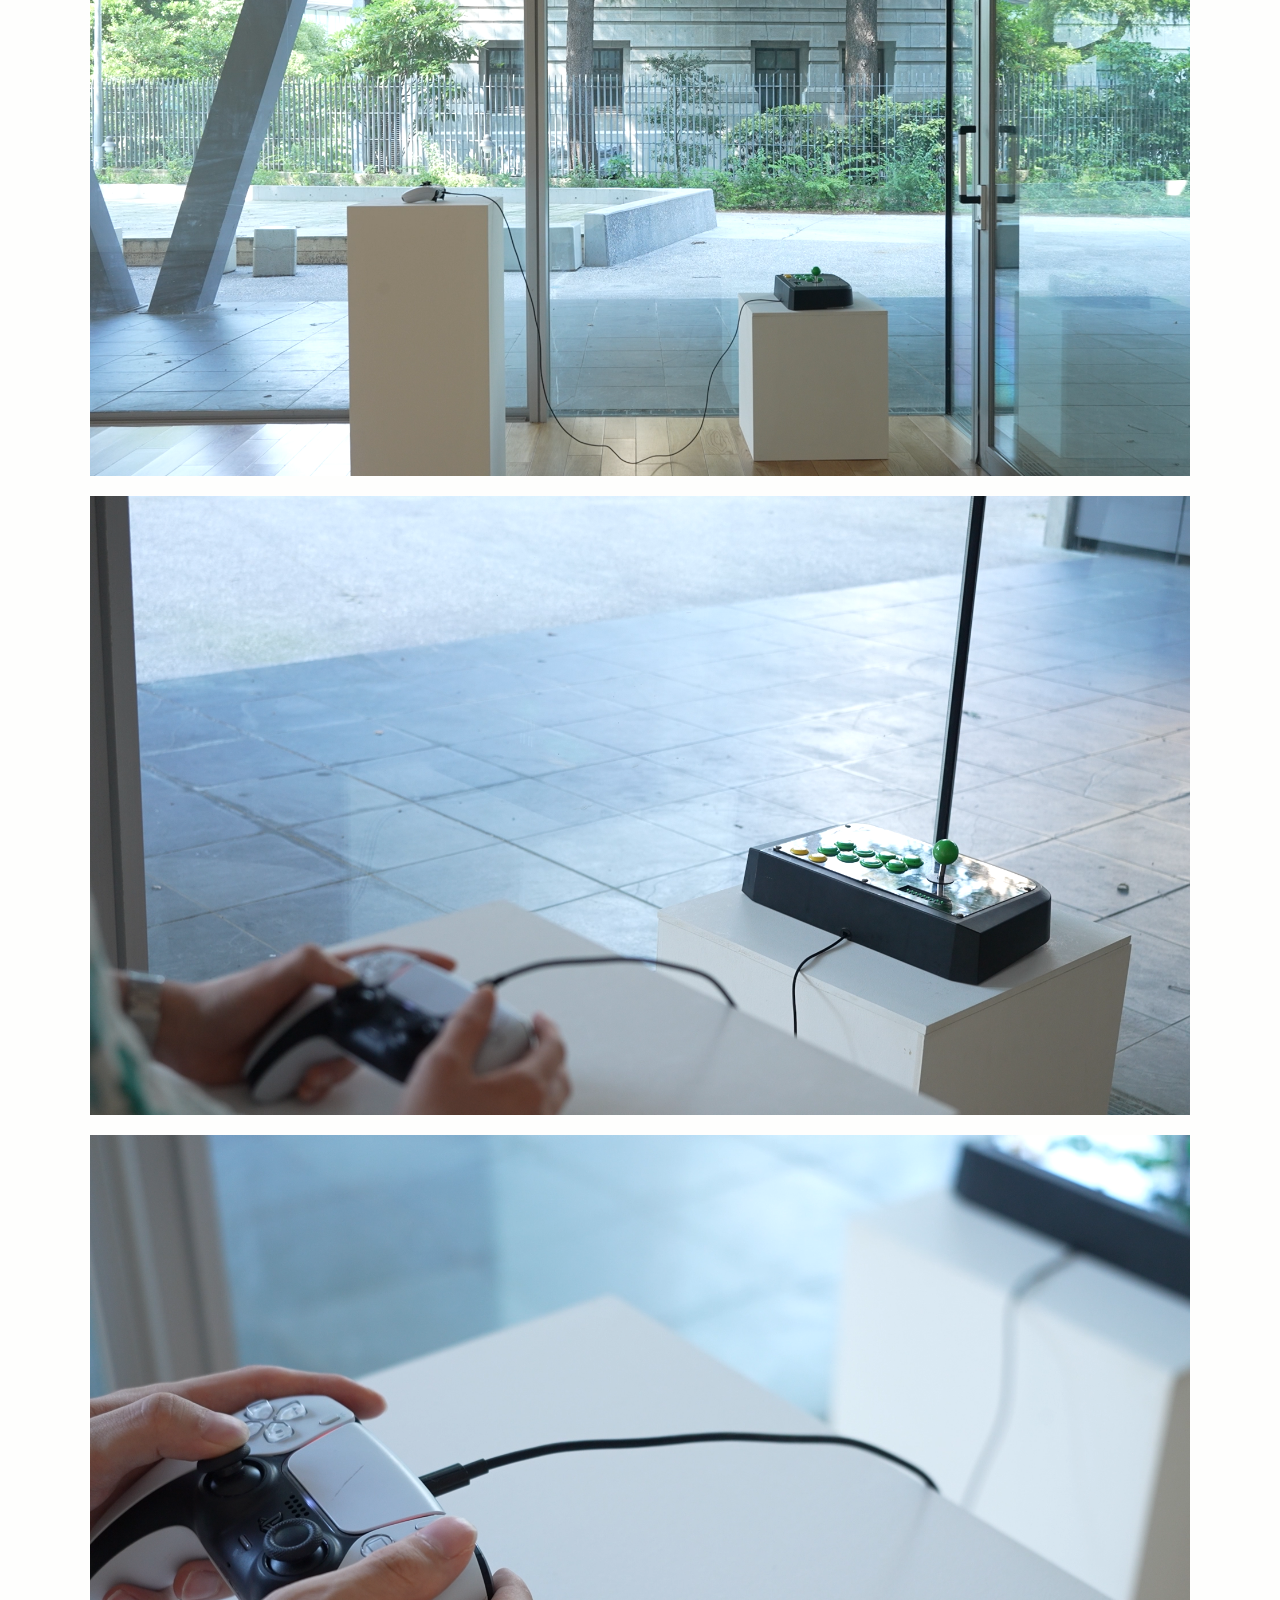
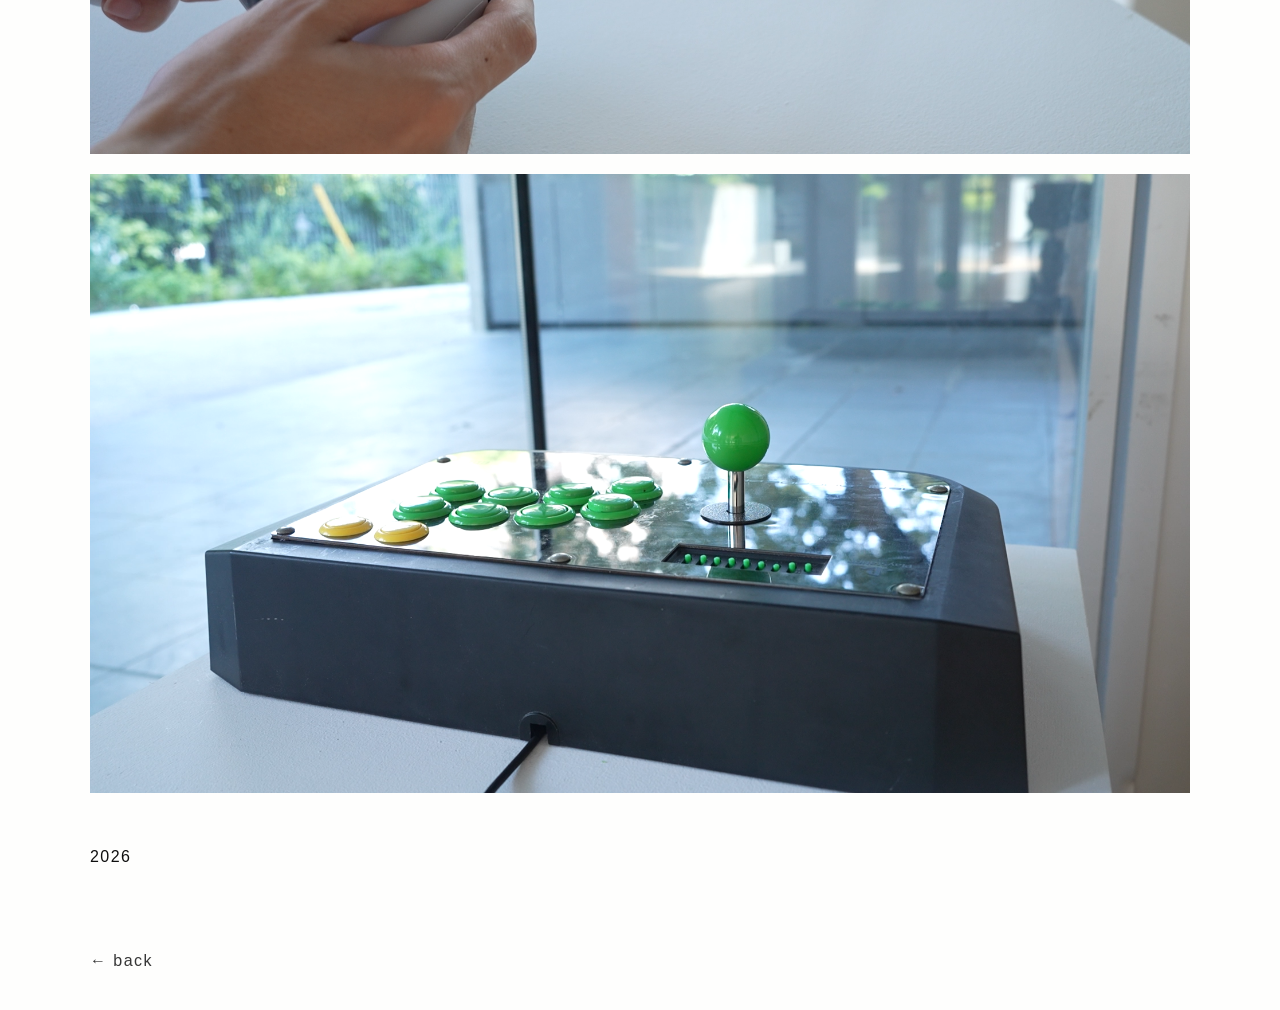
<file: docs/works/work7/Prayer.html>
<!DOCTYPE html>
<html lang="ja">

<head>
  <meta charset="UTF-8">
  <meta name="viewport" content="width=device-width, initial-scale=1">
  <title>Player - Taisei Nakayama</title>
  <link rel="stylesheet" href="../../style.css">
</head>

<body class="work-page">
  <nav id="nav">
    <h1 id="site-name"><a href="../../index.html">Taisei Nakayama</a></h1>
    <div id="ascii-container"></div>
  </nav>
  <main class="work-content">
    <h1>Player</h1>
    <div class="work-media">
      <div class="work-video-embed">
        <iframe
          src="https://www.youtube-nocookie.com/embed/5AYzv4slfN0"
          title="Player video"
          loading="lazy"
          allow="accelerometer; autoplay; clipboard-write; encrypted-media; gyroscope; picture-in-picture"
          referrerpolicy="strict-origin-when-cross-origin"
          allowfullscreen></iframe>
      </div>
      <img src="../../images/Player/Player1.png" alt="Player">
      <img src="../../images/Player/Player2.png" alt="Player">
      <img src="../../images/Player/Player3.png" alt="Player">
      <img src="../../images/Player/Player4.png" alt="Player">
      <img src="../../images/Player/Player5.png" alt="Player">
    </div>
    <ul class="work-meta">
      <li>2026</li>
    </ul>
    <p class="work-back"><a href="../../index.html">← back</a></p>
  </main>
  <script src="../../interaction.js"></script>
</body>

</html>
</file>
<file: docs/style.css>
body {
  background-color: #fefefd;
  color: #0f0f0f;
  font-family: Arial, "游ゴシック", YuGothic, "ヒラギノ角ゴ ProN W3", "Hiragino Kaku Gothic ProN", "メイリオ", Meiryo, sans-serif;
  font-weight: normal;
  letter-spacing: 0.09em;
  line-height: 1.2em;
  margin: 0;
  padding-top: 150px;
}

body.home-page {
  background: linear-gradient(180deg, #fefefd 0%, #e7edff 55%, #d8cef4 100%);
  min-height: 100vh;
}

/* --- 固定ナビゲーション --- */
#nav {
  position: fixed;
  top: 0;
  left: 0;
  width: 100%;
  height: 70px;
  margin: 0 auto;
  padding: 0 20px;
  background: rgba(255, 255, 255, 0.9);
  opacity: 0.9;
  z-index: 100;
  box-sizing: border-box;
  display: flex;
  align-items: center;
}

#site-name {
  font-weight: normal;
  font-size: 32px;
  letter-spacing: 0.09em;
  line-height: 1.2em;
  margin: 0 40px 0 0;
  color: #0f0f0f;
  white-space: nowrap;
  flex-shrink: 0;
}

#site-name a {
  color: inherit;
  text-decoration: none;
}

/* --- ヘッダー内ASCIIアニメーション領域 --- */
#ascii-container {
  position: relative;
  flex: 1 1 auto;
  height: 100%;
  overflow: hidden;
  cursor: default;
  background: transparent;
  color: #0f0f0f;
  font-family: 'Courier New', Courier, monospace;
  font-size: 16px;
  line-height: 1.2;
}

#ascii-container .char {
  position: absolute;
  transition: transform 0.2s ease-out;
}

#ascii-container a {
  color: #363636;
  text-decoration: none;
}

#ascii-container a:visited {
  color: #0f0f0f;
}

#ascii-container a:hover {
  color: #ccc;
}

/* --- コンテンツ側:ヘッダー分の余白だけ確保 --- */
.content-wrapper {
  padding: 100px 40px 40px 40px;
}

h1 {
  font-weight: normal;
  font-size: 30px;
  letter-spacing: 0.09em;
  line-height: 1.0em;
  color: #0f0f0f;
  margin-bottom: 10px;
}

h2.section-title {
  font-weight: normal;
  font-size: 1.5em;
  letter-spacing: 0.09em;
  margin-top: 80px;
  margin-bottom: 20px;
  color: #0f0f0f;
}

ul {
  list-style-type: none;
  padding: 0;
}

li {
  margin-bottom: 10px;
}

a {
  text-decoration: none;
  color: #363636;
}

a:visited {
  color: #0f0f0f;
}

a:hover {
  color: #ccc;
}

.coming-soon {
  color: #999;
  font-style: italic;
}

.available {
  color: #0f0f0f;
}

.icon {
  margin-right: 5px;
}

.section-image {
  position: fixed;
  bottom: 20px;
  right: 20px;
  width: 200px;
  z-index: 50;
  display: none;
}

body.home-page .section-image {
  display: block;
}

.image-center {
  display: flex;
  justify-content: center;
}

.image-center+h1,
.image-center+h2 {
  margin-top: 100px;
}

@media (max-width: 600px) {
  #nav {
    padding: 10px 15px;
    font-size: 13px;
  }

  #nav a {
    margin: 0 15px 0 0;
  }

  #ascii-container {
    min-height: 200px;
    padding: 50px 10px 10px 10px;
    font-size: 12px;
    line-height: 2;
  }

  .content-wrapper {
    padding: 20px;
  }

  h1 {
    font-size: 26px;
  }

  .section-image {
    width: 100px;
    bottom: 15px;
    right: 15px;
  }
}

.about-section-wrapper {
  text-align: center;
  min-height: 50vh;
}

.work-page {
  padding: 100px 40px 40px;
}

.work-page h1 {
  margin: 0 0 50px;
}

.work-content {
  max-width: 1100px;
  margin: 0 auto;
}

.work-media {
  display: flex;
  flex-wrap: wrap;
  align-items: flex-start;
  gap: 20px;
  margin-bottom: 50px;
}

.work-media img,
.work-media video {
  display: block;
  max-width: 100%;
  width: auto;
  height: auto;
  object-fit: contain;
}

.work-media video {
  max-height: 600px;
}

.work-video-embed {
  flex: 1 1 100%;
  width: 100%;
  aspect-ratio: 16 / 9;
}

.work-video-embed iframe {
  display: block;
  width: 100%;
  height: 100%;
  border: 0;
}

.work-description {
  max-width: 700px;
  margin-bottom: 30px;
  line-height: 1.8;
}

.work-meta {
  list-style: none;
  margin: 0 0 80px;
  padding: 0;
  line-height: 1.8;
}

.work-back {
  margin: 0;
}

@media (max-width: 600px) {
  .work-page {
    padding: 100px 20px 30px;
  }

  .work-page h1 {
    font-size: 26px;
    margin-bottom: 35px;
  }

  .work-media {
    margin-bottom: 35px;
  }
}

.about-content {
  max-width: 720px;
  margin: 0 auto;
  padding: 40px;
  box-sizing: border-box;
}

.about-lead {
  margin: 0 0 80px;
  font-size: 1.5em;
}

.about-profile {
  max-width: 560px;
  margin: 0 auto;
  font-size: 1.05em;
  line-height: 2;
}

.about-profile p {
  margin: 0 0 16px;
}

.about-exhibitions {
  margin-top: 90px;
}

.about-exhibitions .section-title {
  margin-top: 0;
}

.exhibitions-list {
  max-width: 760px;
  margin: 0 auto;
  padding: 0;
  list-style: none;
  text-align: left;
  line-height: 1.8;
}

.exhibitions-list li {
  margin-bottom: 14px;
}

.exhibition-year {
  display: inline-block;
  min-width: 52px;
}

.about-contact {
  margin-top: 100px;
}

.about-contact .section-title {
  margin-top: 0;
}

.about-contact p {
  margin: 0;
}

.about-back {
  margin-top: 120px;
}

@media (max-width: 600px) {
  .about-content {
    padding: 30px 20px;
  }

  .about-lead {
    margin-bottom: 60px;
  }
}

.align-right {
  text-align: right;
}

/* Workセクションのスタイル */
.work-list {
  display: flex;
  flex-wrap: wrap;
  gap: 40px;
  list-style: none;
  padding: 0 40px;
  margin: 40px auto;
  max-width: 1200px;
  box-sizing: border-box;
  justify-content: center;
}

.work-item {
  flex: 1 1 calc(33.333% - 40px);
  max-width: calc(33.333% - 40px);
  box-sizing: border-box;
  text-align: center;
}

.work-item a {
  text-decoration: none;
  color: inherit;
}

.work-thumbnail {
  width: 100%;
  aspect-ratio: 16 / 10;
  height: auto;
  object-fit: cover;
  object-position: center;
  border-radius: 0;
  box-shadow: none;
  transition: opacity 0.2s ease;
  display: block;
}

.work-item a:hover .work-thumbnail {
  opacity: 0.5;
}

/* カモメ作品はサムネイル全体が収まるように表示 */
#work-item-6 .work-thumbnail {
  aspect-ratio: auto;
  height: auto;
  object-fit: initial;
  background-color: transparent;
}

#work-item-6 a {
  display: inline-block;
  max-width: 100%;
}

#work-item-6 .work-title {
  margin-top: 14px;
  font-size: 15px;
  line-height: 1.2em;
}

.work-title {
  display: block;
  margin-top: 10px;
  max-width: 100%;
  font-size: 15px;
  font-weight: normal;
  letter-spacing: 0.09em;
  text-align: left;
  overflow-wrap: anywhere;
  word-break: break-word;
}

/* 4番目のアイテムからは新しい行に折り返るが、3列の幅は維持される */
@media (max-width: 768px) {
  .work-item {
    flex: 1 1 calc(50% - 40px);
    max-width: calc(50% - 40px);
  }

  .work-list {
    padding: 0 20px;
    gap: 20px;
  }
}

@media (max-width: 480px) {
  .work-item {
    flex: 1 1 100%;
    max-width: 100%;
  }

}
</file>
<file: style.css>
body {
  background-color: #fefefd;
  color: #0f0f0f;
  font-family: Arial, "游ゴシック", YuGothic, "ヒラギノ角ゴ ProN W3", "Hiragino Kaku Gothic ProN", "メイリオ", Meiryo, sans-serif;
  font-weight: normal;
  letter-spacing: 0.09em;
  line-height: 1.2em;
  margin: 0;
  padding-top: 150px;
}

body.home-page {
  background: linear-gradient(180deg, #fefefd 0%, #e7edff 55%, #d8cef4 100%);
}

/* --- 固定ナビゲーション --- */
#nav {
  position: fixed;
  top: 0;
  left: 0;
  width: 100%;
  height: 70px;
  margin: 0 auto;
  padding: 0 20px;
  background: rgba(255, 255, 255, 0.9);
  opacity: 0.9;
  z-index: 100;
  box-sizing: border-box;
  display: flex;
  align-items: center;
}

#site-name {
  font-weight: normal;
  font-size: 32px;
  letter-spacing: 0.09em;
  line-height: 1.2em;
  margin: 0 40px 0 0;
  color: #0f0f0f;
  white-space: nowrap;
  flex-shrink: 0;
}

#site-name a {
  color: inherit;
  text-decoration: none;
}

/* --- ヘッダー内ASCIIアニメーション領域 --- */
#ascii-container {
  position: relative;
  flex: 1 1 auto;
  height: 100%;
  overflow: hidden;
  cursor: default;
  background: transparent;
  color: #0f0f0f;
  font-family: 'Courier New', Courier, monospace;
  font-size: 16px;
  line-height: 1.2;
}

#ascii-container .char {
  position: absolute;
  transition: transform 0.2s ease-out;
}

#ascii-container a {
  color: #363636;
  text-decoration: none;
}

#ascii-container a:visited {
  color: #0f0f0f;
}

#ascii-container a:hover {
  color: #ccc;
}

/* --- コンテンツ側:ヘッダー分の余白だけ確保 --- */
.content-wrapper {
  padding: 100px 40px 40px 40px;
}

h1 {
  font-weight: normal;
  font-size: 30px;
  letter-spacing: 0.09em;
  line-height: 1.0em;
  color: #0f0f0f;
  margin-bottom: 10px;
}

h2.section-title {
  font-weight: normal;
  font-size: 1.5em;
  letter-spacing: 0.09em;
  margin-top: 80px;
  margin-bottom: 20px;
  color: #0f0f0f;
}

ul {
  list-style-type: none;
  padding: 0;
}

li {
  margin-bottom: 10px;
}

a {
  text-decoration: none;
  color: #363636;
}

a:visited {
  color: #0f0f0f;
}

a:hover {
  color: #ccc;
}

.coming-soon {
  color: #999;
  font-style: italic;
}

.available {
  color: #0f0f0f;
}

.icon {
  margin-right: 5px;
}

.section-image {
  margin-top: 50px;
}

.image-center {
  display: flex;
  justify-content: center;
}

.image-center+h1,
.image-center+h2 {
  margin-top: 100px;
}

@media (max-width: 600px) {
  #nav {
    padding: 10px 15px;
    font-size: 13px;
  }

  #nav a {
    margin: 0 15px 0 0;
  }

  #ascii-container {
    min-height: 200px;
    padding: 50px 10px 10px 10px;
    font-size: 12px;
    line-height: 2;
  }

  .content-wrapper {
    padding: 20px;
  }

  h1 {
    font-size: 26px;
  }
}

.about-section-wrapper {
  text-align: center;
}

.work-page {
  padding: 100px 40px 40px;
}

.work-page h1 {
  margin: 0 0 50px;
}

.work-content {
  max-width: 1100px;
  margin: 0 auto;
}

.work-media {
  display: flex;
  flex-wrap: wrap;
  align-items: flex-start;
  gap: 20px;
  margin-bottom: 50px;
}

.work-media img,
.work-media video {
  display: block;
  max-width: 100%;
  width: auto;
  height: auto;
  object-fit: contain;
}

.work-media video {
  max-height: 600px;
}

.work-video-embed {
  flex: 1 1 100%;
  width: 100%;
  aspect-ratio: 16 / 9;
}

.work-video-embed iframe {
  display: block;
  width: 100%;
  height: 100%;
  border: 0;
}

.work-description {
  max-width: 700px;
  margin-bottom: 30px;
  line-height: 1.8;
}

.work-meta {
  list-style: none;
  margin: 0 0 80px;
  padding: 0;
  line-height: 1.8;
}

.work-back {
  margin: 0;
}

@media (max-width: 600px) {
  .work-page {
    padding: 100px 20px 30px;
  }

  .work-page h1 {
    font-size: 26px;
    margin-bottom: 35px;
  }

  .work-media {
    margin-bottom: 35px;
  }
}

.about-content {
  max-width: 720px;
  margin: 0 auto;
  padding: 40px;
  box-sizing: border-box;
}

.about-lead {
  margin: 0 0 80px;
  font-size: 1.5em;
}

.about-profile {
  max-width: 560px;
  margin: 0 auto;
  font-size: 1.05em;
  line-height: 2;
}

.about-profile p {
  margin: 0 0 16px;
}

.about-exhibitions {
  margin-top: 90px;
}

.about-exhibitions .section-title {
  margin-top: 0;
}

.exhibitions-list {
  max-width: 760px;
  margin: 0 auto;
  padding: 0;
  list-style: none;
  text-align: left;
  line-height: 1.8;
}

.exhibitions-list li {
  margin-bottom: 14px;
}

.exhibition-year {
  display: inline-block;
  min-width: 52px;
}

.about-contact {
  margin-top: 100px;
}

.about-contact .section-title {
  margin-top: 0;
}

.about-contact p {
  margin: 0;
}

.about-back {
  margin-top: 120px;
}

@media (max-width: 600px) {
  .about-content {
    padding: 30px 20px;
  }

  .about-lead {
    margin-bottom: 60px;
  }
}

.align-right {
  text-align: right;
}

/* Workセクションのスタイル */
.work-list {
  display: flex;
  flex-wrap: wrap;
  gap: 40px;
  list-style: none;
  padding: 0 40px;
  margin: 40px auto;
  max-width: 1200px;
  box-sizing: border-box;
  justify-content: center;
}

.work-item {
  flex: 1 1 calc(33.333% - 40px);
  max-width: calc(33.333% - 40px);
  box-sizing: border-box;
  text-align: center;
}

.work-item a {
  text-decoration: none;
  color: inherit;
}

.work-thumbnail {
  width: 100%;
  aspect-ratio: 16 / 10;
  height: auto;
  object-fit: cover;
  object-position: center;
  border-radius: 0;
  box-shadow: none;
  transition: opacity 0.2s ease;
  display: block;
}

.work-item a:hover .work-thumbnail {
  opacity: 0.5;
}

/* カモメ作品はサムネイル全体が収まるように表示 */
#work-item-6 .work-thumbnail {
  aspect-ratio: auto;
  height: auto;
  object-fit: initial;
  background-color: transparent;
}

#work-item-6 a {
  display: inline-block;
  max-width: 100%;
}

#work-item-6 .work-title {
  margin-top: 14px;
  font-size: 15px;
  line-height: 1.2em;
}

.work-title {
  display: block;
  margin-top: 10px;
  max-width: 100%;
  font-size: 15px;
  font-weight: normal;
  letter-spacing: 0.09em;
  text-align: left;
  overflow-wrap: anywhere;
  word-break: break-word;
}

/* 4番目のアイテムからは新しい行に折り返るが、3列の幅は維持される */
@media (max-width: 768px) {
  .work-item {
    flex: 1 1 calc(50% - 40px);
    max-width: calc(50% - 40px);
  }

  .work-list {
    padding: 0 20px;
    gap: 20px;
  }
}

@media (max-width: 480px) {
  .work-item {
    flex: 1 1 100%;
    max-width: 100%;
  }

}
</file>
